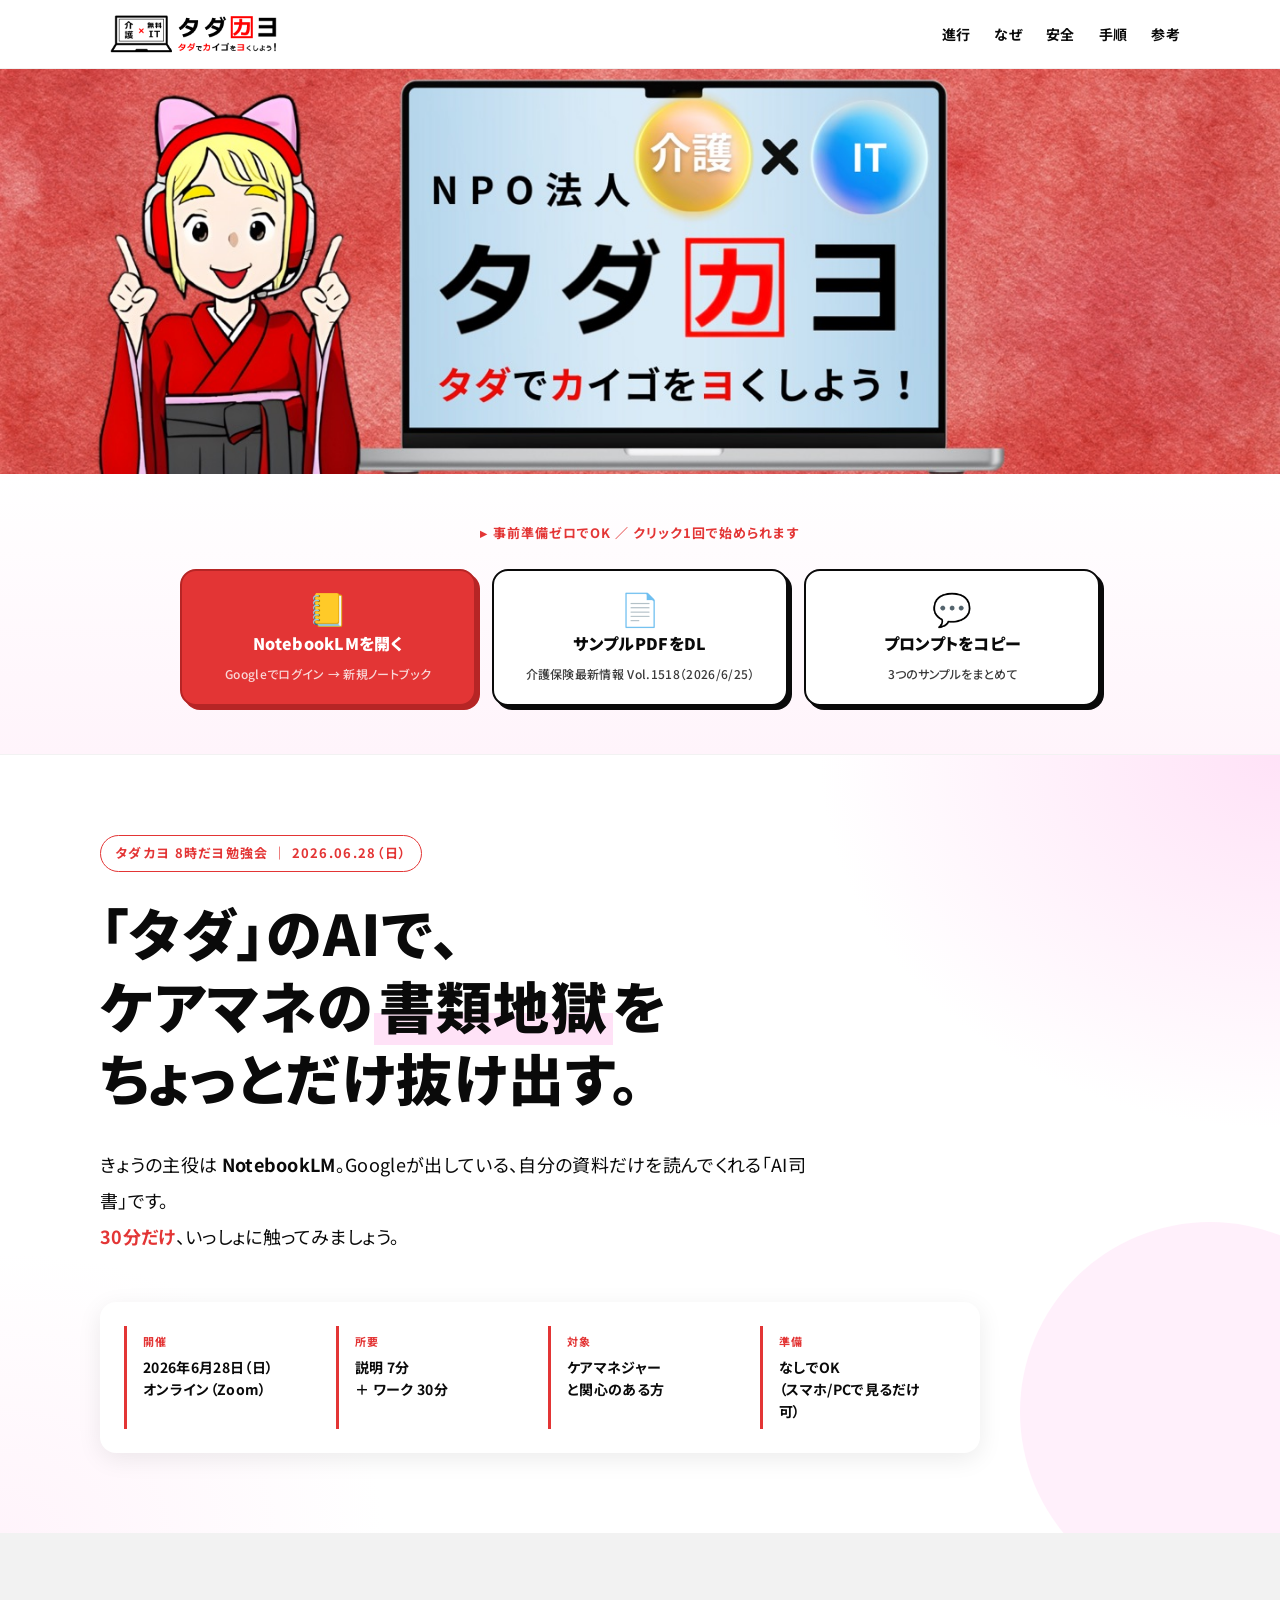
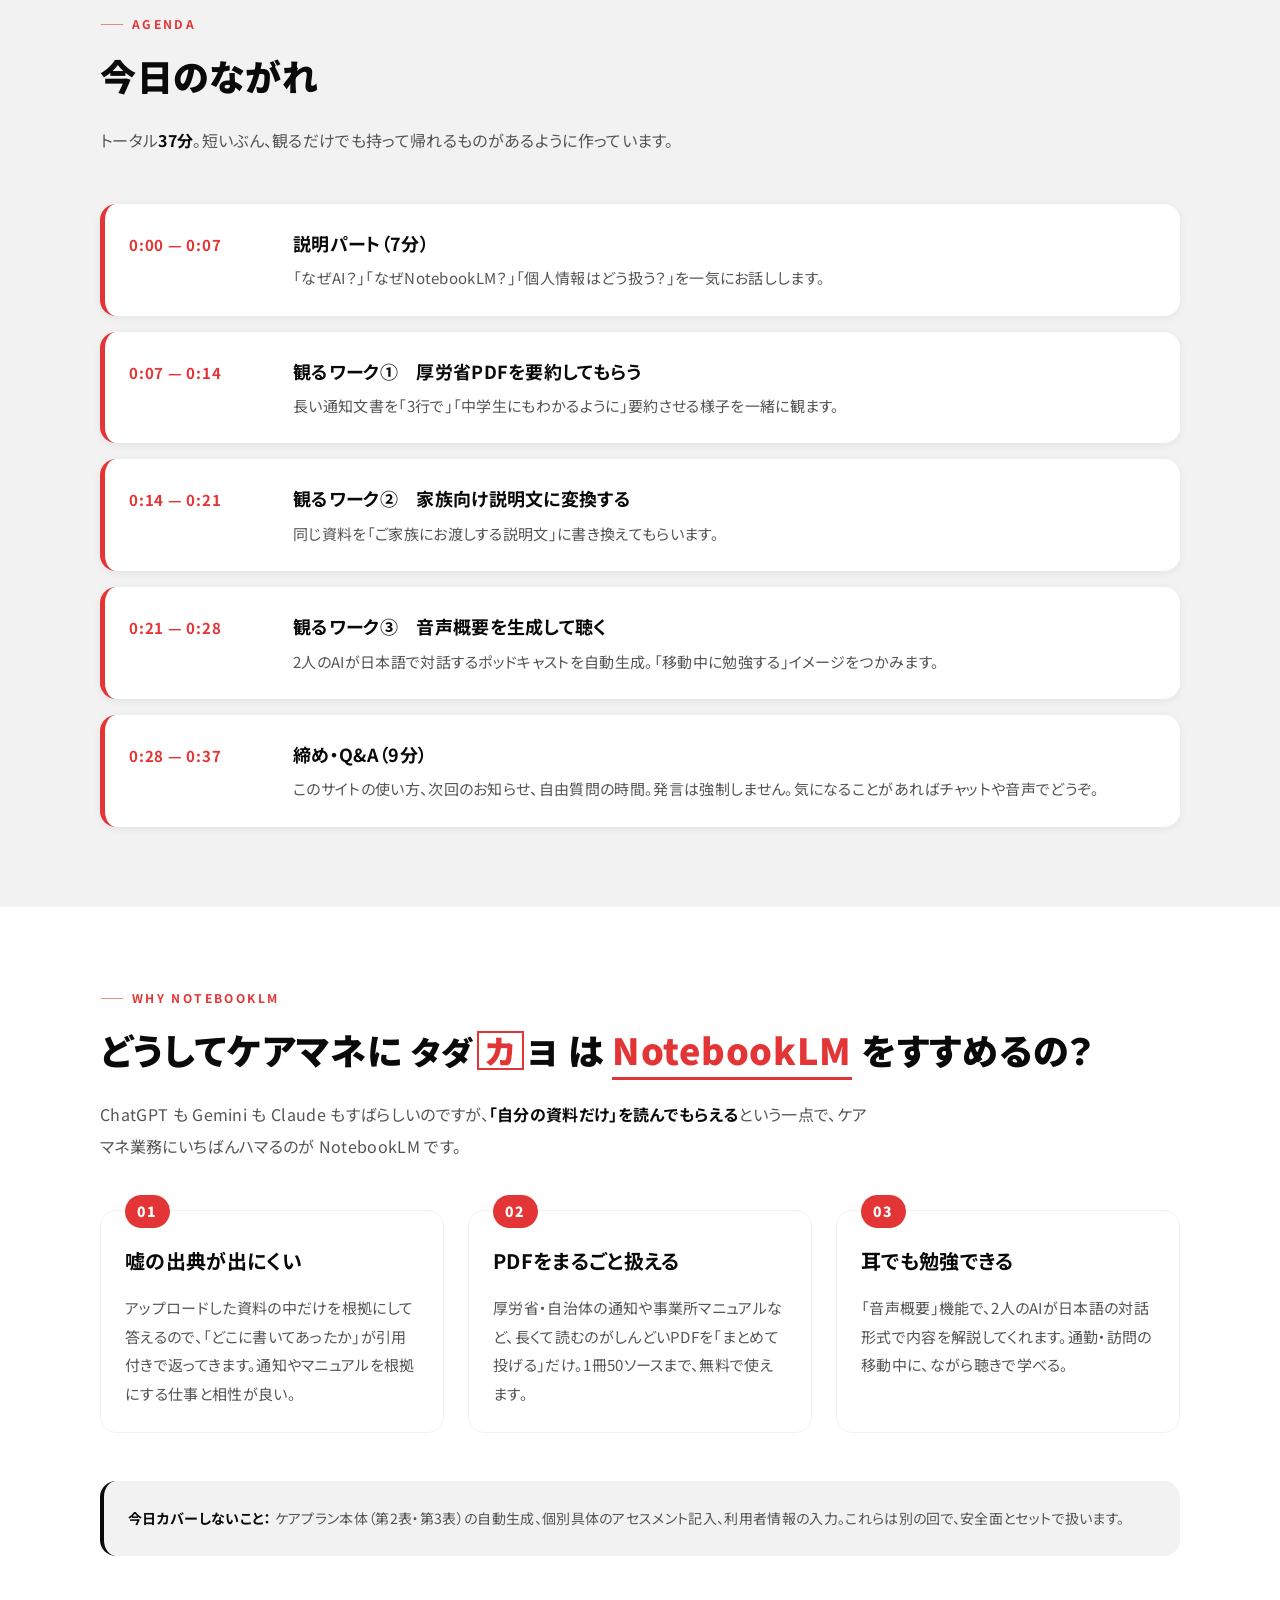
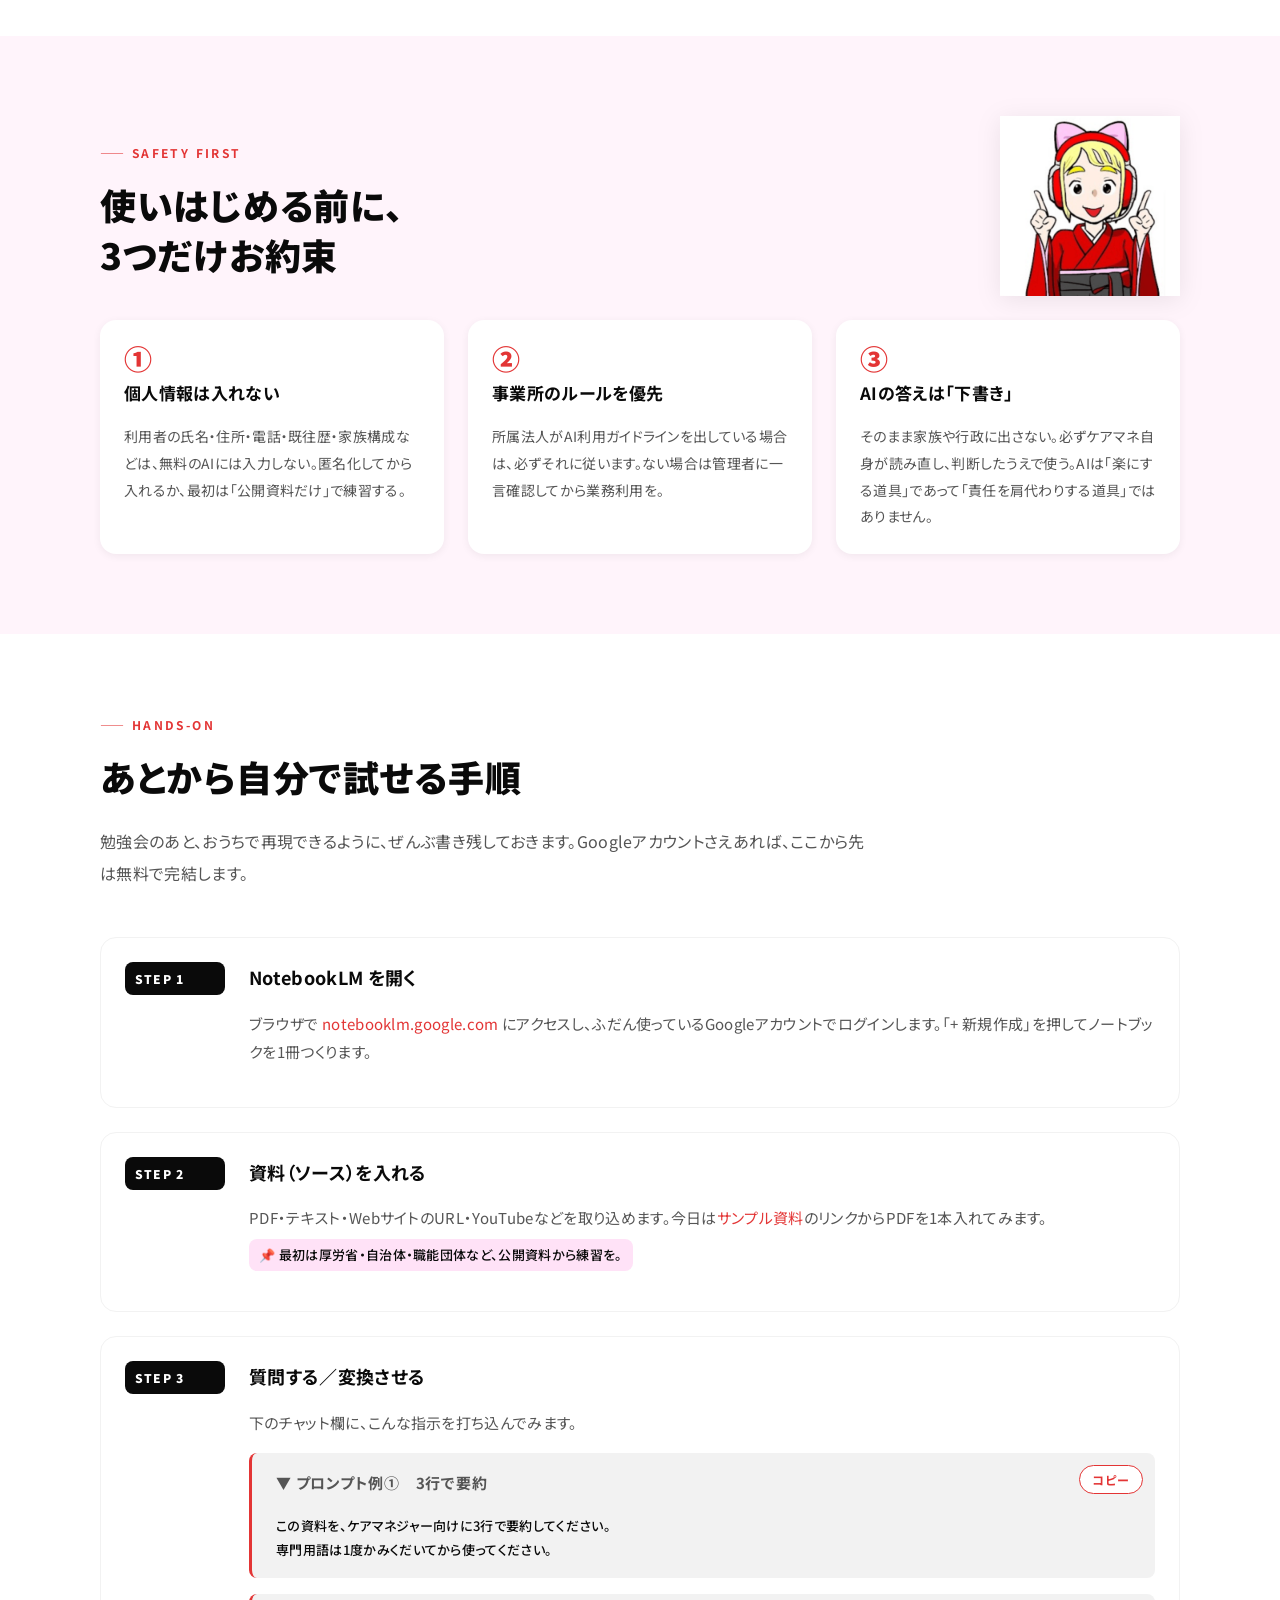
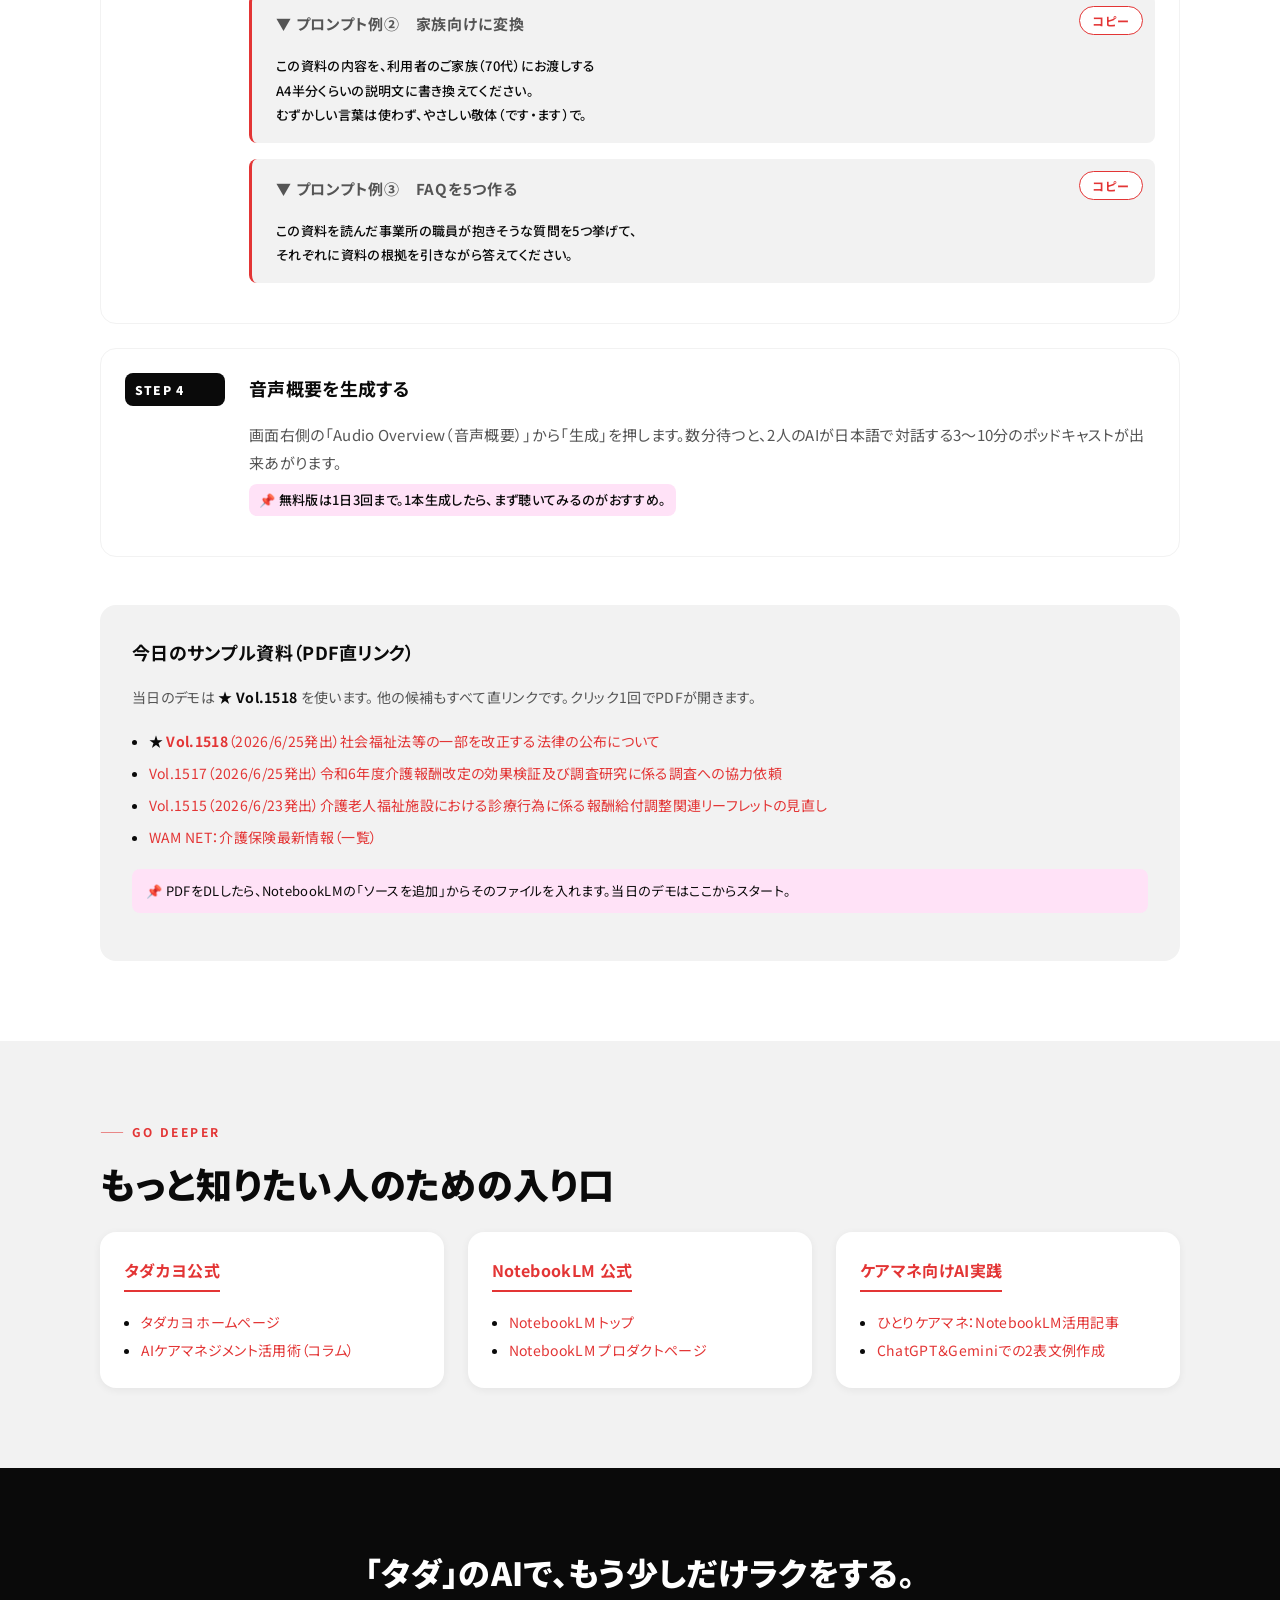
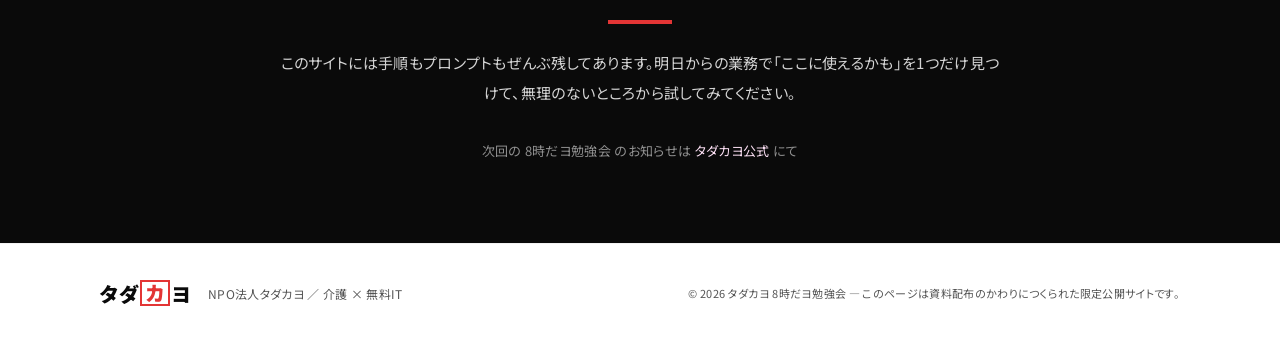
<file: index.html>
<!doctype html>
<html lang="ja">
<head>
<meta charset="utf-8">
<meta name="viewport" content="width=device-width,initial-scale=1">
<title>8時だヨ勉強会 ｜ NotebookLM はじめの一歩 ｜ タダカヨ</title>
<meta name="description" content="ケアマネジャー向け・無料AIで業務を楽にする勉強会。2026年6月28日。NotebookLMをはじめて触る人のための37分コンパクト講座。">
<meta name="theme-color" content="#e33535">
<link rel="icon" type="image/svg+xml" href="data:image/svg+xml,%3Csvg xmlns='http://www.w3.org/2000/svg' viewBox='0 0 64 64'%3E%3Crect width='64' height='64' fill='%23fff'/%3E%3Crect x='10' y='10' width='44' height='44' fill='none' stroke='%23e33535' stroke-width='5'/%3E%3Ctext x='32' y='44' font-family='sans-serif' font-size='34' font-weight='900' text-anchor='middle' fill='%23e33535'%3E%E3%82%AB%3C/text%3E%3C/svg%3E">
<link rel="preconnect" href="https://fonts.googleapis.com">
<link rel="preconnect" href="https://fonts.gstatic.com" crossorigin>
<link href="https://fonts.googleapis.com/css2?family=Noto+Sans+JP:wght@400;500;700;900&display=swap" rel="stylesheet">
<link rel="stylesheet" href="css/style.css">
<script defer src="js/ux.js"></script>
<script defer src="js/easter.js"></script>
</head>
<body>

<div class="scroll-progress" id="scroll-progress" aria-hidden="true"></div>

<header class="site-header">
  <div class="container header-inner">
    <a href="#top" class="brand-lockup" aria-label="NPO法人タダカヨ｜介護×無料IT｜タダでカイゴをヨくしよう！">
      <img src="images/logo-rect.png" alt="NPO法人タダカヨ" class="brand-logo-img" width="280" height="60">
    </a>
    <nav class="site-nav" aria-label="ページ内ナビ">
      <a href="#agenda">進行</a>
      <a href="#why">なぜ</a>
      <a href="#safety">安全</a>
      <a href="#handson">手順</a>
      <a href="#links">参考</a>
    </nav>
  </div>
</header>

<main id="top">

<div class="hero-banner-wrap">
  <img src="images/hero-banner.jpg" alt="NPO法人タダカヨ — 介護×無料IT — タダでカイゴをヨくしよう！" class="hero-banner-img" width="1440" height="456" fetchpriority="high">
</div>

<section class="open-kit" aria-label="即始められるリンク集">
  <div class="container">
    <p class="kit-eyebrow">事前準備ゼロでOK ／ クリック1回で始められます</p>
    <div class="kit-buttons">
      <a class="kit-btn kit-btn-primary" href="https://notebooklm.google.com/" target="_blank" rel="noopener">
        <span class="kit-btn-icon" aria-hidden="true">📒</span>
        <span class="kit-btn-label">NotebookLMを開く</span>
        <span class="kit-btn-sub">Googleでログイン → 新規ノートブック</span>
      </a>
      <a class="kit-btn" href="https://www.wam.go.jp/gyoseiShiryou-files/documents/2026/0626091806101/ksvol.1518.pdf" target="_blank" rel="noopener">
        <span class="kit-btn-icon" aria-hidden="true">📄</span>
        <span class="kit-btn-label">サンプルPDFをDL</span>
        <span class="kit-btn-sub">介護保険最新情報 Vol.1518（2026/6/25）</span>
      </a>
      <button class="kit-btn" type="button" id="open-prompts">
        <span class="kit-btn-icon" aria-hidden="true">💬</span>
        <span class="kit-btn-label">プロンプトをコピー</span>
        <span class="kit-btn-sub">3つのサンプルをまとめて</span>
      </button>
    </div>
  </div>
</section>

<section class="hero">
  <div class="container hero-inner">
    <p class="hero-eyebrow">タダカヨ 8時だヨ勉強会 ｜ 2026.06.28（日）</p>
    <h1 class="hero-title">
      <span class="hero-line1">「タダ」のAIで、</span>
      <span class="hero-line2">ケアマネの<span class="hero-mark">書類地獄</span>を</span>
      <span class="hero-line3">ちょっとだけ抜け出す。</span>
    </h1>
    <p class="hero-sub">
      きょうの主役は <strong>NotebookLM</strong>。Googleが出している、自分の資料だけを読んでくれる「AI司書」です。<br>
      <span class="hero-sub-strong">30分だけ</span>、いっしょに触ってみましょう。
    </p>
    <div class="hero-meta">
      <div class="hero-meta-item">
        <span class="hero-meta-label">開催</span>
        <span class="hero-meta-value">2026年6月28日（日）<br>オンライン（Zoom）</span>
      </div>
      <div class="hero-meta-item">
        <span class="hero-meta-label">所要</span>
        <span class="hero-meta-value">説明 7分<br>＋ ワーク 30分</span>
      </div>
      <div class="hero-meta-item">
        <span class="hero-meta-label">対象</span>
        <span class="hero-meta-value">ケアマネジャー<br>と関心のある方</span>
      </div>
      <div class="hero-meta-item">
        <span class="hero-meta-label">準備</span>
        <span class="hero-meta-value">なしでOK<br>（スマホ/PCで見るだけ可）</span>
      </div>
    </div>
  </div>
</section>

<section id="agenda" class="section section-light">
  <div class="container">
    <p class="section-eyebrow">AGENDA</p>
    <h2 class="section-title">今日のながれ</h2>
    <p class="section-lead">トータル<strong>37分</strong>。短いぶん、観るだけでも持って帰れるものがあるように作っています。</p>

    <ol class="agenda-list">
      <li class="agenda-item">
        <span class="agenda-time">0:00 — 0:07</span>
        <div class="agenda-body">
          <h3 class="agenda-head">説明パート（7分）</h3>
          <p>「なぜAI？」「なぜNotebookLM？」「個人情報はどう扱う？」を一気にお話しします。</p>
        </div>
      </li>
      <li class="agenda-item">
        <span class="agenda-time">0:07 — 0:14</span>
        <div class="agenda-body">
          <h3 class="agenda-head">観るワーク①　厚労省PDFを要約してもらう</h3>
          <p>長い通知文書を「3行で」「中学生にもわかるように」要約させる様子を一緒に観ます。</p>
        </div>
      </li>
      <li class="agenda-item">
        <span class="agenda-time">0:14 — 0:21</span>
        <div class="agenda-body">
          <h3 class="agenda-head">観るワーク②　家族向け説明文に変換する</h3>
          <p>同じ資料を「ご家族にお渡しする説明文」に書き換えてもらいます。</p>
        </div>
      </li>
      <li class="agenda-item">
        <span class="agenda-time">0:21 — 0:28</span>
        <div class="agenda-body">
          <h3 class="agenda-head">観るワーク③　音声概要を生成して聴く</h3>
          <p>2人のAIが日本語で対話するポッドキャストを自動生成。「移動中に勉強する」イメージをつかみます。</p>
        </div>
      </li>
      <li class="agenda-item">
        <span class="agenda-time">0:28 — 0:37</span>
        <div class="agenda-body">
          <h3 class="agenda-head">締め・Q&A（9分）</h3>
          <p>このサイトの使い方、次回のお知らせ、自由質問の時間。発言は強制しません。気になることがあればチャットや音声でどうぞ。</p>
        </div>
      </li>
    </ol>
  </div>
</section>

<section id="why" class="section">
  <div class="container">
    <p class="section-eyebrow">WHY NOTEBOOKLM</p>
    <h2 class="section-title">どうしてケアマネに <span class="brand-logo brand-inline">タダ<span class="ka">カ</span>ヨ</span> は <em>NotebookLM</em> をすすめるの？</h2>
    <p class="section-lead">
      ChatGPT も Gemini も Claude もすばらしいのですが、<strong>「自分の資料だけ」を読んでもらえる</strong>という一点で、ケアマネ業務にいちばんハマるのが NotebookLM です。
    </p>

    <div class="card-grid">
      <article class="card">
        <span class="card-num">01</span>
        <h3 class="card-title">嘘の出典が出にくい</h3>
        <p>アップロードした資料の中だけを根拠にして答えるので、「どこに書いてあったか」が引用付きで返ってきます。通知やマニュアルを根拠にする仕事と相性が良い。</p>
      </article>
      <article class="card">
        <span class="card-num">02</span>
        <h3 class="card-title">PDFをまるごと扱える</h3>
        <p>厚労省・自治体の通知や事業所マニュアルなど、長くて読むのがしんどいPDFを「まとめて投げる」だけ。1冊50ソースまで、無料で使えます。</p>
      </article>
      <article class="card">
        <span class="card-num">03</span>
        <h3 class="card-title">耳でも勉強できる</h3>
        <p>「音声概要」機能で、2人のAIが日本語の対話形式で内容を解説してくれます。通勤・訪問の移動中に、ながら聴きで学べる。</p>
      </article>
    </div>

    <div class="note-box">
      <p><strong>今日カバーしないこと：</strong> ケアプラン本体（第2表・第3表）の自動生成、個別具体のアセスメント記入、利用者情報の入力。これらは別の回で、安全面とセットで扱います。</p>
    </div>
  </div>
</section>

<section id="safety" class="section section-pink">
  <div class="container">
    <div class="safety-head">
      <div class="safety-head-text">
        <p class="section-eyebrow">SAFETY FIRST</p>
        <h2 class="section-title">使いはじめる前に、<br>3つだけお約束</h2>
      </div>
      <img src="images/mascot.png" alt="" class="safety-mascot" id="easter-ka" width="360" height="360" loading="lazy">
    </div>

    <div class="safety-grid">
      <div class="safety-item">
        <span class="safety-no">①</span>
        <h3>個人情報は入れない</h3>
        <p>利用者の氏名・住所・電話・既往歴・家族構成などは、無料のAIには入力しない。匿名化してから入れるか、最初は「公開資料だけ」で練習する。</p>
      </div>
      <div class="safety-item">
        <span class="safety-no">②</span>
        <h3>事業所のルールを優先</h3>
        <p>所属法人がAI利用ガイドラインを出している場合は、必ずそれに従います。ない場合は管理者に一言確認してから業務利用を。</p>
      </div>
      <div class="safety-item">
        <span class="safety-no">③</span>
        <h3>AIの答えは「下書き」</h3>
        <p>そのまま家族や行政に出さない。必ずケアマネ自身が読み直し、判断したうえで使う。AIは「楽にする道具」であって「責任を肩代わりする道具」ではありません。</p>
      </div>
    </div>
  </div>
</section>

<section id="handson" class="section">
  <div class="container">
    <p class="section-eyebrow">HANDS-ON</p>
    <h2 class="section-title">あとから自分で試せる手順</h2>
    <p class="section-lead">勉強会のあと、おうちで再現できるように、ぜんぶ書き残しておきます。Googleアカウントさえあれば、ここから先は無料で完結します。</p>

    <ol class="step-list">
      <li class="step">
        <span class="step-num">STEP 1</span>
        <div class="step-body">
          <h3 class="step-title">NotebookLM を開く</h3>
          <p>ブラウザで <a href="https://notebooklm.google.com/" target="_blank" rel="noopener">notebooklm.google.com</a> にアクセスし、ふだん使っているGoogleアカウントでログインします。「+ 新規作成」を押してノートブックを1冊つくります。</p>
        </div>
      </li>
      <li class="step">
        <span class="step-num">STEP 2</span>
        <div class="step-body">
          <h3 class="step-title">資料（ソース）を入れる</h3>
          <p>PDF・テキスト・WebサイトのURL・YouTubeなどを取り込めます。今日は<a href="#sample-source">サンプル資料</a>のリンクからPDFを1本入れてみます。<br><span class="step-tip">📌 最初は厚労省・自治体・職能団体など、公開資料から練習を。</span></p>
        </div>
      </li>
      <li class="step">
        <span class="step-num">STEP 3</span>
        <div class="step-body">
          <h3 class="step-title">質問する／変換させる</h3>
          <p>下のチャット欄に、こんな指示を打ち込んでみます。</p>
          <div class="prompt-card">
            <p class="prompt-label">▼ プロンプト例①　3行で要約</p>
            <button class="copy-btn" type="button" data-copy-target="p1">コピー</button>
            <pre class="prompt-code" id="p1">この資料を、ケアマネジャー向けに3行で要約してください。
専門用語は1度かみくだいてから使ってください。</pre>
          </div>
          <div class="prompt-card">
            <p class="prompt-label">▼ プロンプト例②　家族向けに変換</p>
            <button class="copy-btn" type="button" data-copy-target="p2">コピー</button>
            <pre class="prompt-code" id="p2">この資料の内容を、利用者のご家族（70代）にお渡しする
A4半分くらいの説明文に書き換えてください。
むずかしい言葉は使わず、やさしい敬体（です・ます）で。</pre>
          </div>
          <div class="prompt-card">
            <p class="prompt-label">▼ プロンプト例③　FAQを5つ作る</p>
            <button class="copy-btn" type="button" data-copy-target="p3">コピー</button>
            <pre class="prompt-code" id="p3">この資料を読んだ事業所の職員が抱きそうな質問を5つ挙げて、
それぞれに資料の根拠を引きながら答えてください。</pre>
          </div>
        </div>
      </li>
      <li class="step">
        <span class="step-num">STEP 4</span>
        <div class="step-body">
          <h3 class="step-title">音声概要を生成する</h3>
          <p>画面右側の「Audio Overview（音声概要）」から「生成」を押します。数分待つと、2人のAIが日本語で対話する3〜10分のポッドキャストが出来あがります。<br><span class="step-tip">📌 無料版は1日3回まで。1本生成したら、まず聴いてみるのがおすすめ。</span></p>
        </div>
      </li>
    </ol>

    <div id="sample-source" class="sample-source">
      <h3>今日のサンプル資料（PDF直リンク）</h3>
      <p>当日のデモは <strong>★ Vol.1518</strong> を使います。 他の候補もすべて直リンクです。クリック1回でPDFが開きます。</p>
      <ul class="link-list">
        <li>★ <a href="https://www.wam.go.jp/gyoseiShiryou-files/documents/2026/0626091806101/ksvol.1518.pdf" target="_blank" rel="noopener"><strong>Vol.1518</strong>（2026/6/25発出）社会福祉法等の一部を改正する法律の公布について</a></li>
        <li><a href="https://www.wam.go.jp/gyoseiShiryou-files/documents/2026/0626091329375/ksvol.1517.pdf" target="_blank" rel="noopener">Vol.1517（2026/6/25発出）令和6年度介護報酬改定の効果検証及び調査研究に係る調査への協力依頼</a></li>
        <li><a href="https://www.wam.go.jp/gyoseiShiryou-files/documents/2026/0624094432779/ksvol.1515.pdf" target="_blank" rel="noopener">Vol.1515（2026/6/23発出）介護老人福祉施設における診療行為に係る報酬給付調整関連リーフレットの見直し</a></li>
        <li><a href="https://www.wam.go.jp/gyoseiShiryou/detail-list?bun=020060090" target="_blank" rel="noopener">WAM NET：介護保険最新情報（一覧）</a></li>
      </ul>
      <p class="sample-tip">📌 PDFをDLしたら、NotebookLMの「ソースを追加」からそのファイルを入れます。当日のデモはここからスタート。</p>
    </div>
  </div>
</section>

<section id="links" class="section section-light">
  <div class="container">
    <p class="section-eyebrow">GO DEEPER</p>
    <h2 class="section-title">もっと知りたい人のための入り口</h2>

    <div class="link-grid">
      <article class="link-card">
        <h3>タダカヨ公式</h3>
        <ul>
          <li><a href="https://tadakayo.jp/" target="_blank" rel="noopener">タダカヨ ホームページ</a></li>
          <li><a href="https://tadakayo.jp/column-aicare-plan/" target="_blank" rel="noopener">AIケアマネジメント活用術（コラム）</a></li>
        </ul>
      </article>
      <article class="link-card">
        <h3>NotebookLM 公式</h3>
        <ul>
          <li><a href="https://notebooklm.google.com/" target="_blank" rel="noopener">NotebookLM トップ</a></li>
          <li><a href="https://notebooklm.google/" target="_blank" rel="noopener">NotebookLM プロダクトページ</a></li>
        </ul>
      </article>
      <article class="link-card">
        <h3>ケアマネ向けAI実践</h3>
        <ul>
          <li><a href="https://hitori-cm.com/notebooklm/" target="_blank" rel="noopener">ひとりケアマネ：NotebookLM活用記事</a></li>
          <li><a href="https://hitori-cm.com/ai/" target="_blank" rel="noopener">ChatGPT＆Geminiでの2表文例作成</a></li>
        </ul>
      </article>
    </div>
  </div>
</section>

<section class="cta">
  <div class="container cta-inner">
    <h2 class="cta-title">「タダ」のAIで、もう少しだけラクをする。</h2>
    <p class="cta-text">このサイトには手順もプロンプトもぜんぶ残してあります。明日からの業務で「ここに使えるかも」を1つだけ見つけて、無理のないところから試してみてください。</p>
    <p class="cta-meta">次回の 8時だヨ勉強会 のお知らせは <a href="https://tadakayo.jp/" target="_blank" rel="noopener">タダカヨ公式</a> にて</p>
  </div>
</section>

</main>

<div class="prompt-modal" id="prompt-modal" hidden role="dialog" aria-labelledby="prompt-modal-title" aria-modal="true">
  <div class="prompt-modal-overlay" data-modal-close></div>
  <div class="prompt-modal-content">
    <button class="prompt-modal-close" type="button" data-modal-close aria-label="閉じる">×</button>
    <h3 class="prompt-modal-title" id="prompt-modal-title">そのまま使えるサンプルプロンプト</h3>
    <p class="prompt-modal-sub">「コピー」を押して NotebookLM のチャット欄に貼り付けてください。</p>

    <div class="prompt-modal-item">
      <p class="prompt-modal-label">① 3行で要約</p>
      <pre class="prompt-modal-text" id="m1">この資料を、ケアマネジャー向けに3行で要約してください。
専門用語は1度かみくだいてから使ってください。</pre>
      <button class="copy-btn" type="button" data-copy-target="m1" style="position:static;">コピー</button>
    </div>

    <div class="prompt-modal-item">
      <p class="prompt-modal-label">② 家族向けに変換</p>
      <pre class="prompt-modal-text" id="m2">この資料の内容を、利用者のご家族（70代）にお渡しする
A4半分くらいの説明文に書き換えてください。
むずかしい言葉は使わず、やさしい敬体（です・ます）で。</pre>
      <button class="copy-btn" type="button" data-copy-target="m2" style="position:static;">コピー</button>
    </div>

    <div class="prompt-modal-item">
      <p class="prompt-modal-label">③ FAQを5つ作る</p>
      <pre class="prompt-modal-text" id="m3">この資料を読んだ事業所の職員が抱きそうな質問を5つ挙げて、
それぞれに資料の根拠を引きながら答えてください。</pre>
      <button class="copy-btn" type="button" data-copy-target="m3" style="position:static;">コピー</button>
    </div>
  </div>
</div>

<footer class="site-footer">
  <div class="container footer-inner">
    <div class="footer-brand">
      <span class="brand-logo footer-logo">タダ<span class="ka">カ</span>ヨ</span>
      <p>NPO法人タダカヨ ／ 介護 × 無料IT</p>
    </div>
    <p class="footer-meta">© 2026 タダカヨ 8時だヨ勉強会 — このページは資料配布のかわりにつくられた限定公開サイトです。</p>
  </div>
</footer>

</body>
</html>
</file>
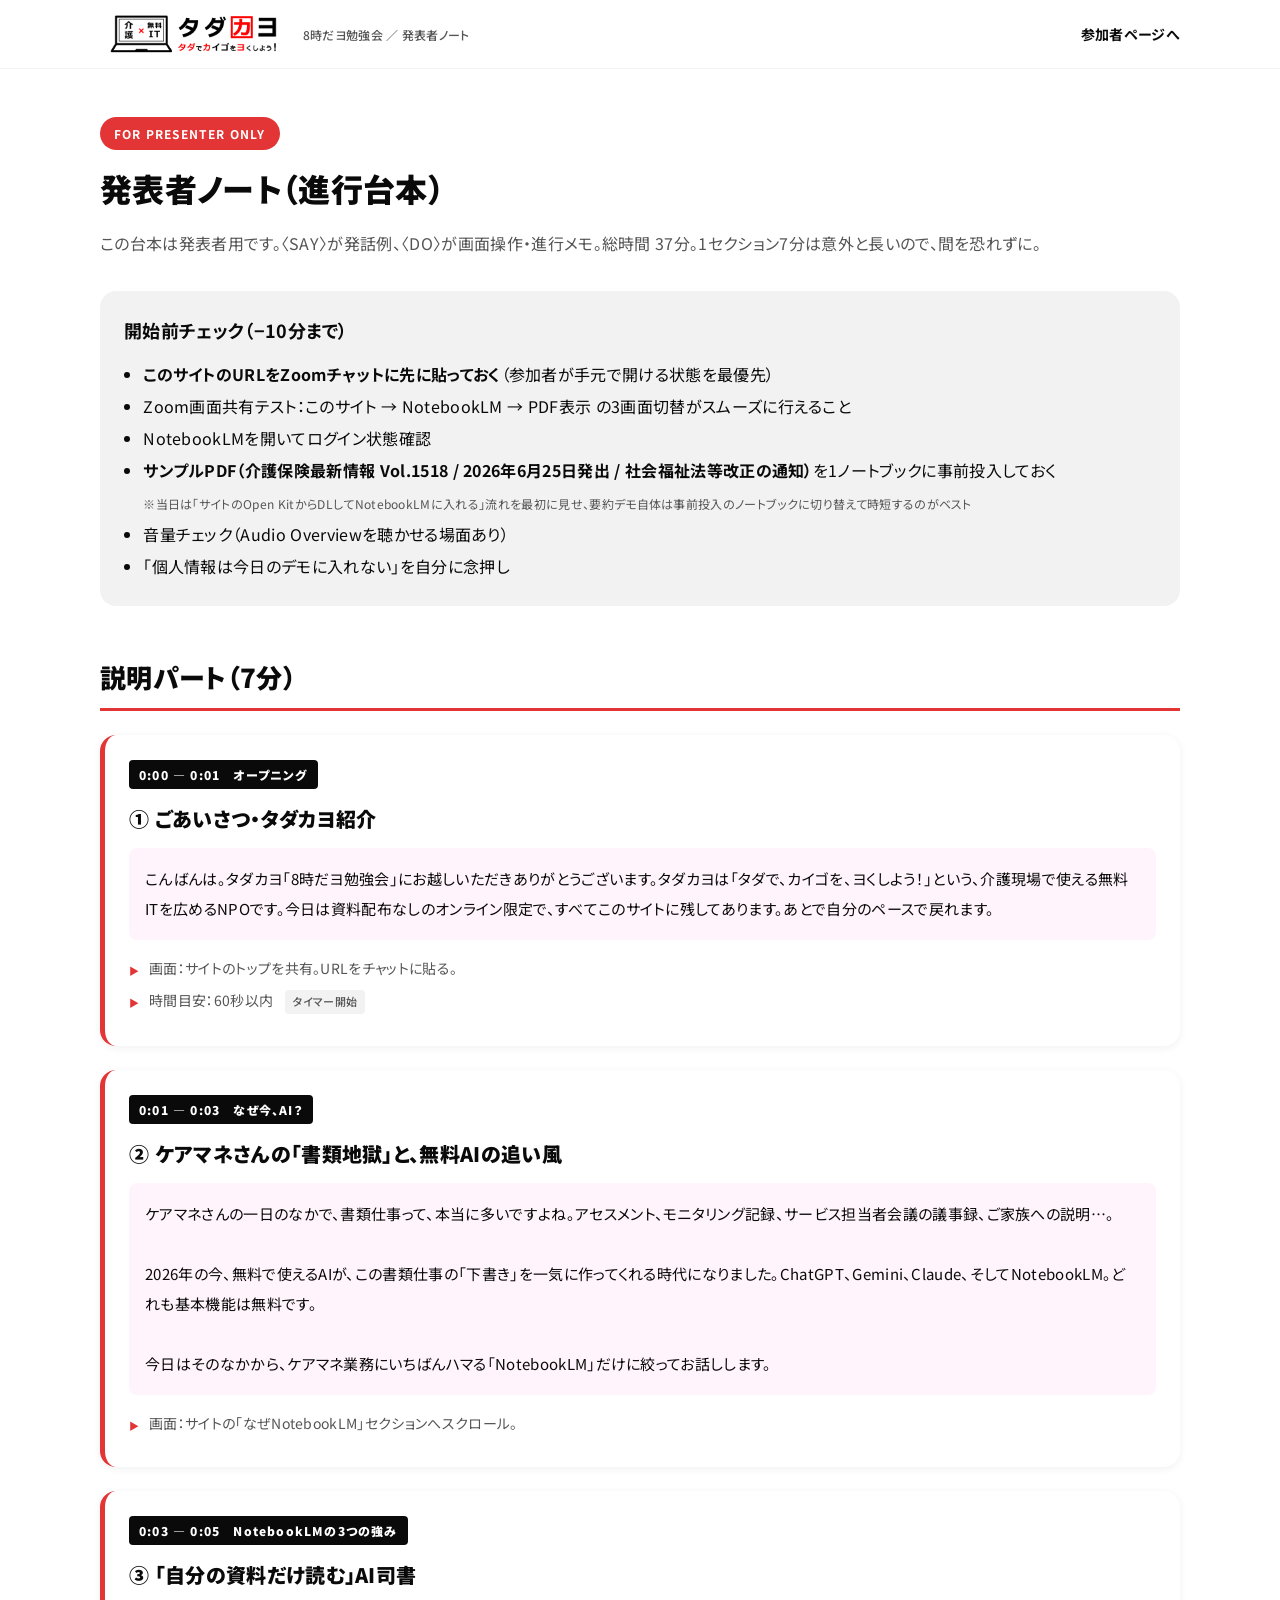
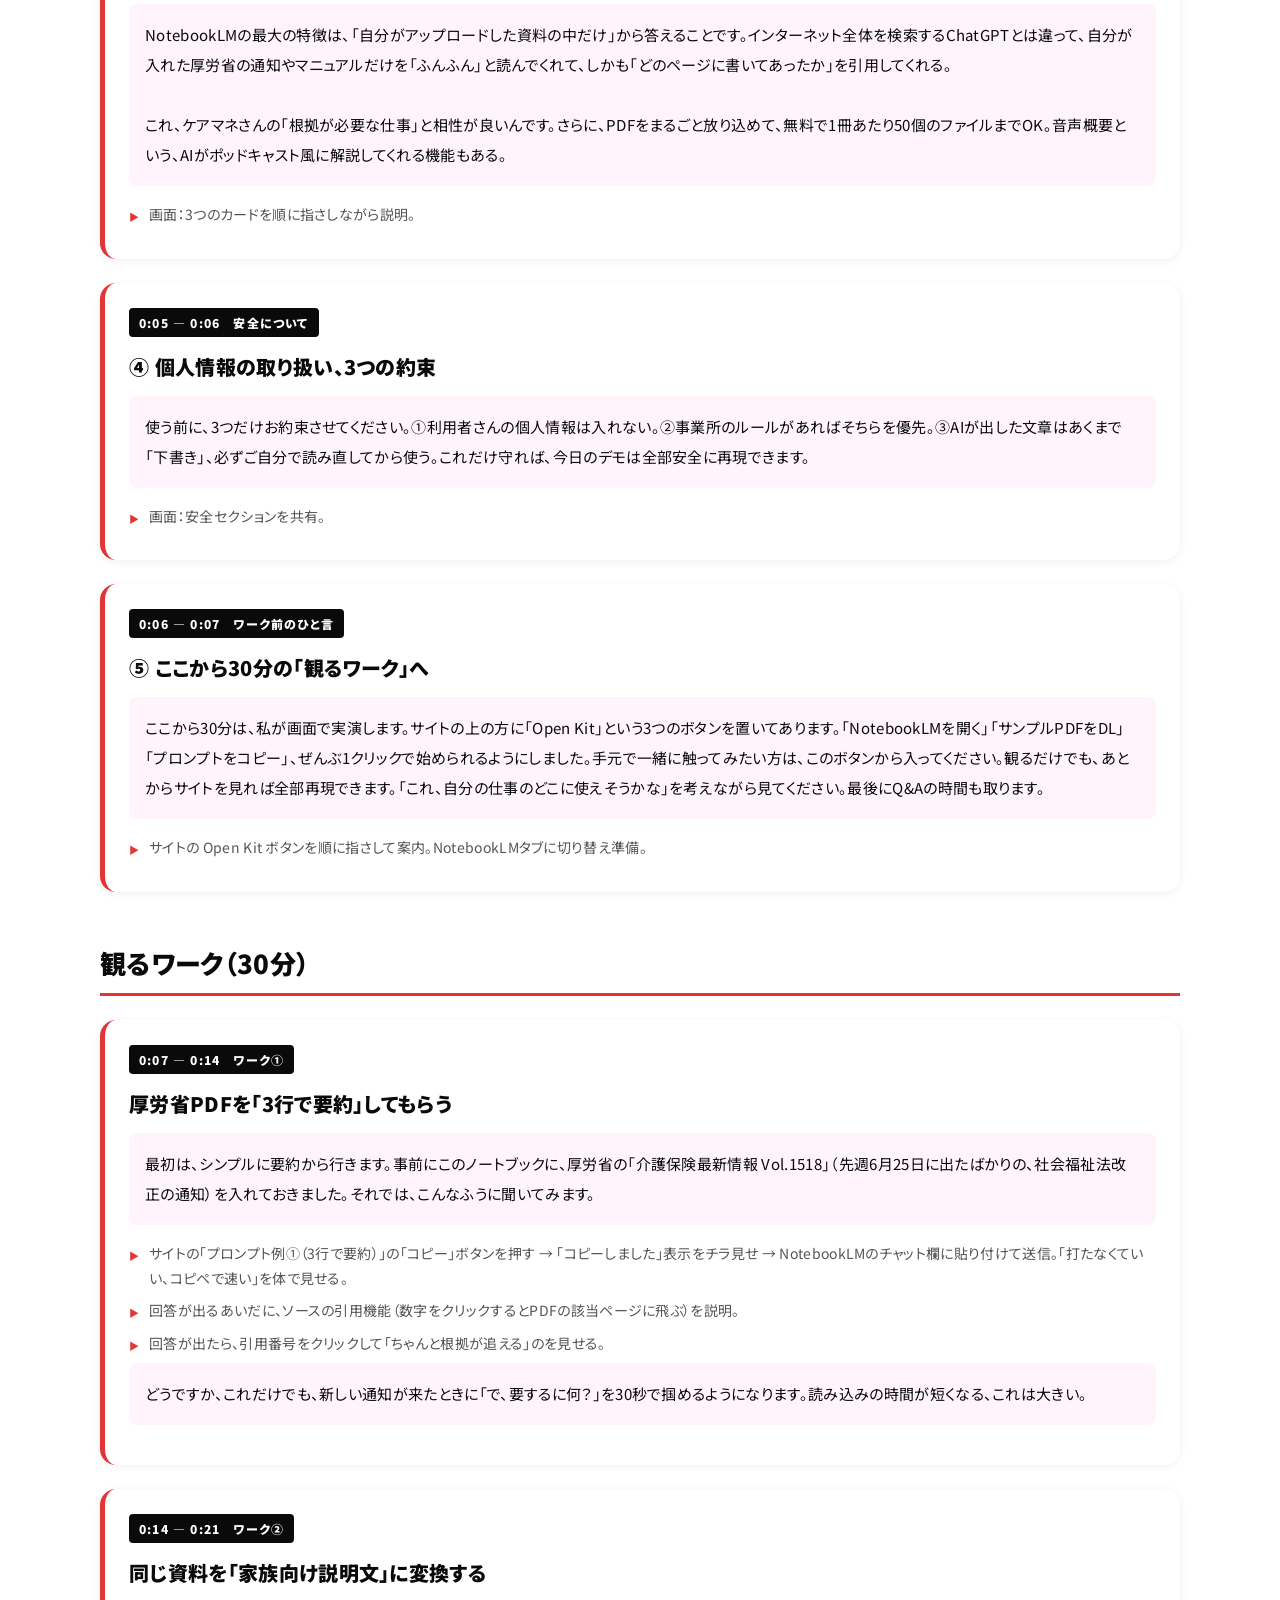
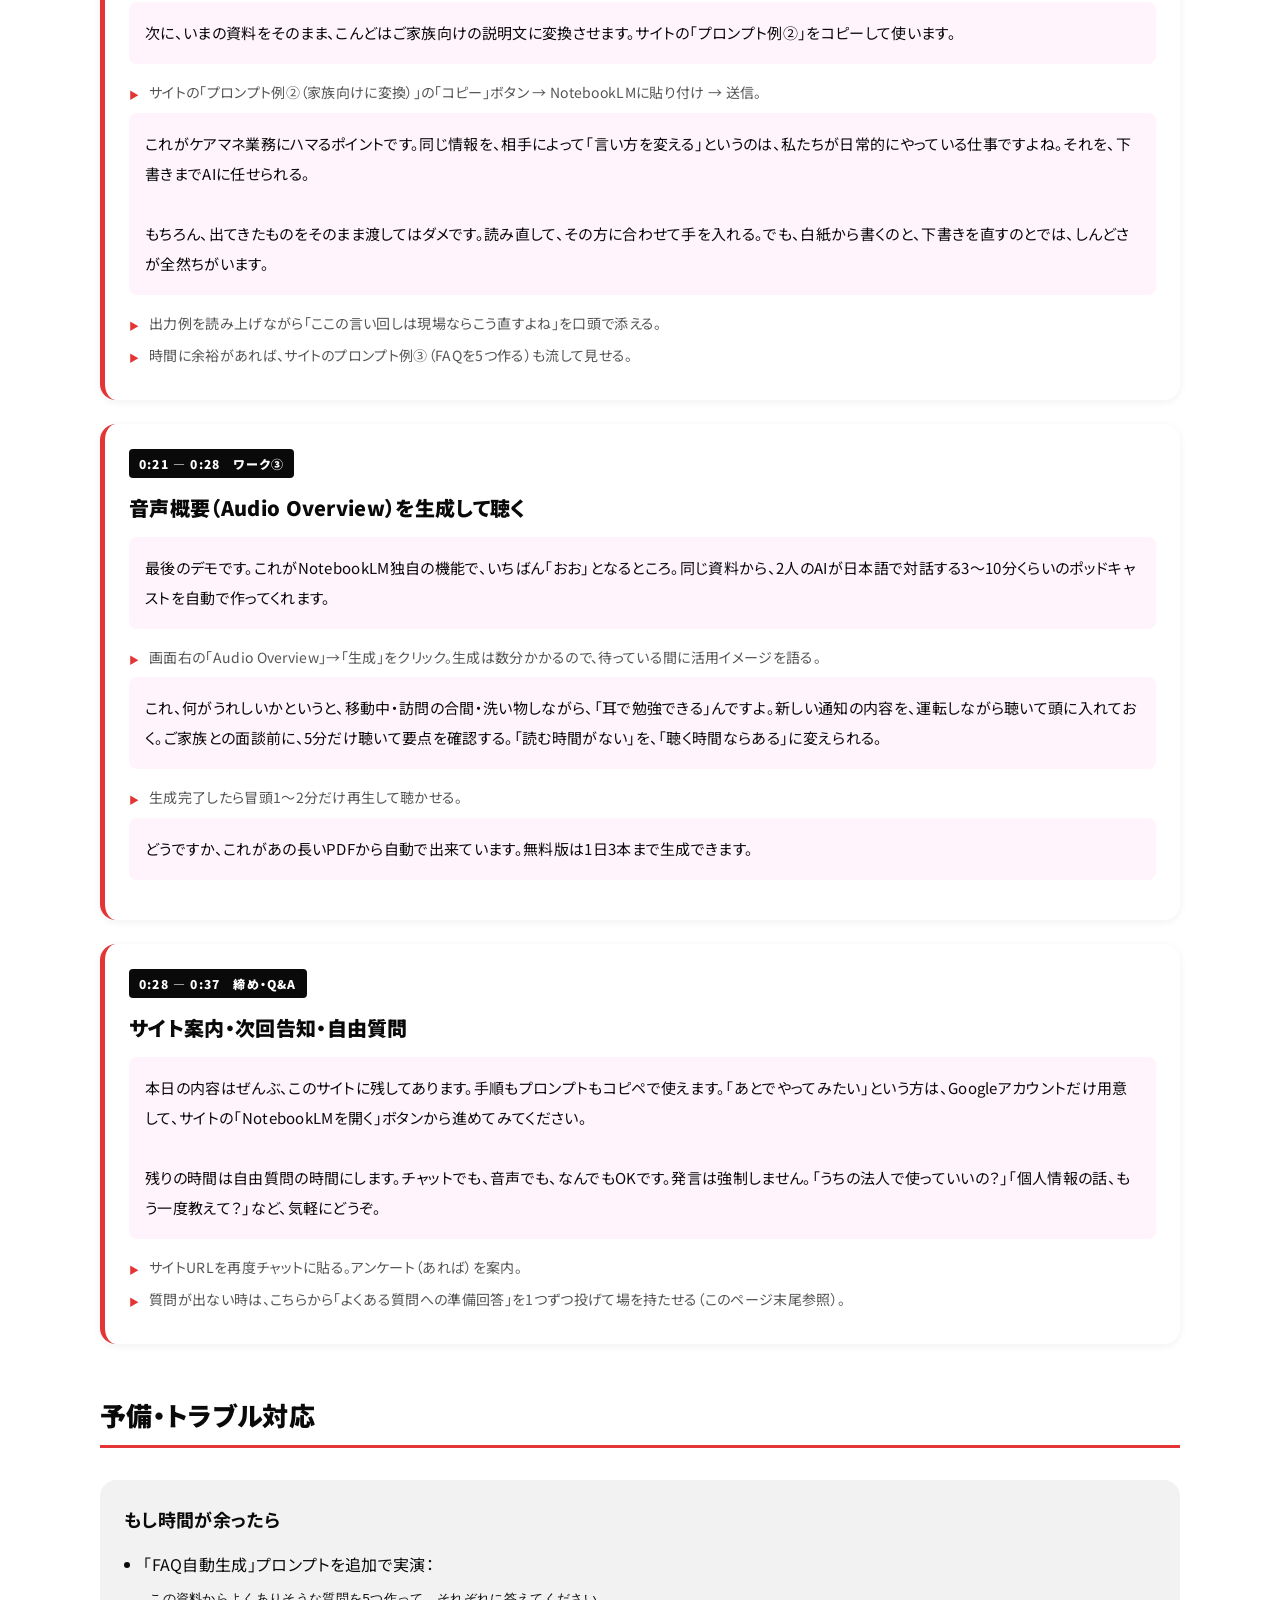
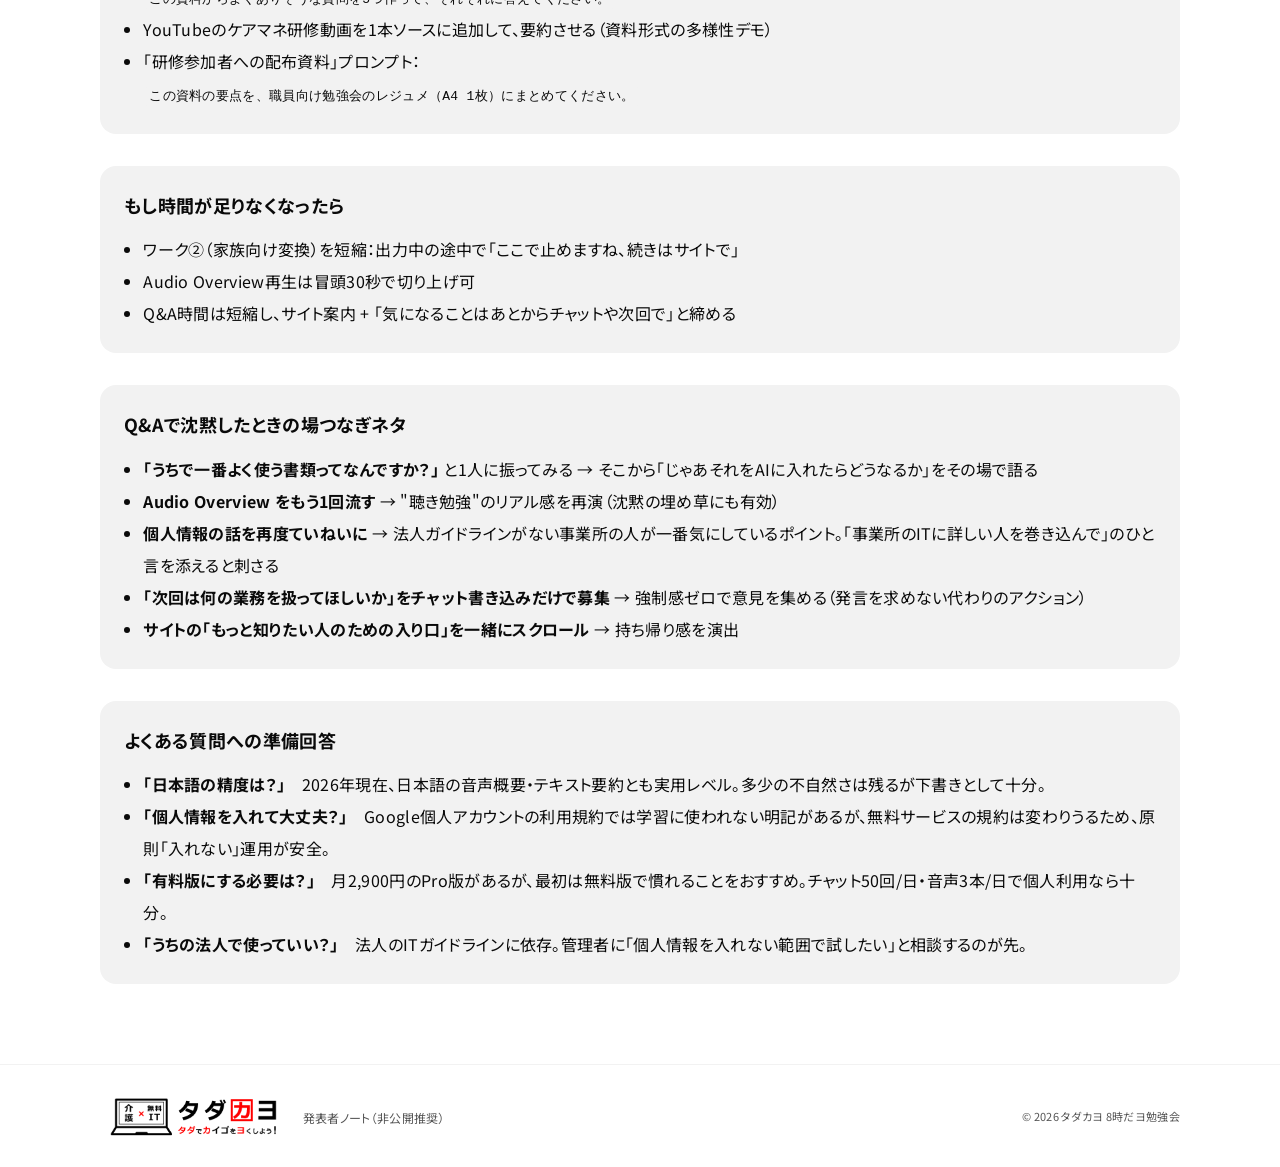
<file: notes.html>
<!doctype html>
<html lang="ja">
<head>
<meta charset="utf-8">
<meta name="viewport" content="width=device-width,initial-scale=1">
<title>発表者ノート ｜ 8時だヨ勉強会</title>
<meta name="description" content="発表者用の進行台本（タダカヨ 8時だヨ勉強会）">
<meta name="robots" content="noindex">
<link rel="icon" type="image/svg+xml" href="data:image/svg+xml,%3Csvg xmlns='http://www.w3.org/2000/svg' viewBox='0 0 64 64'%3E%3Crect width='64' height='64' fill='%23fff'/%3E%3Crect x='10' y='10' width='44' height='44' fill='none' stroke='%23e33535' stroke-width='5'/%3E%3Ctext x='32' y='44' font-family='sans-serif' font-size='34' font-weight='900' text-anchor='middle' fill='%23e33535'%3E%E3%82%AB%3C/text%3E%3C/svg%3E">
<link rel="preconnect" href="https://fonts.googleapis.com">
<link rel="preconnect" href="https://fonts.gstatic.com" crossorigin>
<link href="https://fonts.googleapis.com/css2?family=Noto+Sans+JP:wght@400;500;700;900&display=swap" rel="stylesheet">
<link rel="stylesheet" href="css/style.css">
<style>
.notes-wrap { padding: 48px 0; }
.notes-banner {
  background: var(--c-red);
  color: var(--c-white);
  padding: 6px 14px;
  border-radius: 999px;
  display: inline-block;
  font-size: 12px;
  font-weight: 700;
  letter-spacing: 0.1em;
  margin-bottom: 16px;
}
.script-block {
  background: var(--c-white);
  border-radius: var(--radius-md);
  padding: 24px;
  margin: 24px 0;
  box-shadow: var(--shadow-sm);
  border-left: 5px solid var(--c-red);
}
.script-time {
  display: inline-block;
  background: var(--c-black);
  color: var(--c-white);
  font-weight: 900;
  font-size: 12px;
  padding: 4px 10px;
  border-radius: 4px;
  letter-spacing: 0.1em;
  margin-bottom: 12px;
}
.script-block h3 {
  margin: 0 0 12px;
  font-size: 20px;
  font-weight: 900;
}
.script-block p.say {
  font-size: 15px;
  line-height: 2;
  margin: 0 0 16px;
  padding: 16px;
  background: var(--c-pink-soft);
  border-radius: 8px;
}
.script-block p.do {
  font-size: 14px;
  color: var(--c-gray-text);
  margin: 0 0 8px;
  padding-left: 20px;
  position: relative;
}
.script-block p.do::before {
  content: "▶";
  position: absolute;
  left: 0;
  color: var(--c-red);
  font-size: 10px;
  top: 6px;
}
.script-block .timer {
  display: inline-block;
  font-size: 11px;
  background: var(--c-gray);
  color: var(--c-gray-text);
  padding: 2px 8px;
  border-radius: 4px;
  margin-left: 8px;
  font-weight: 500;
}
.checklist {
  background: var(--c-gray);
  border-radius: var(--radius-md);
  padding: 24px;
  margin: 32px 0;
}
.checklist h3 { margin: 0 0 12px; font-size: 18px; font-weight: 700; }
.checklist ul { margin: 0; padding-left: 1.2em; line-height: 2; }
</style>
</head>
<body>

<header class="site-header">
  <div class="container header-inner">
    <a href="index.html" class="brand-lockup" aria-label="トップへ戻る">
      <img src="images/logo-rect.png" alt="NPO法人タダカヨ" class="brand-logo-img" width="280" height="60">
      <span class="brand-tagline">8時だヨ勉強会 ／ 発表者ノート</span>
    </a>
    <nav class="site-nav"><a href="index.html">参加者ページへ</a></nav>
  </div>
</header>

<main class="notes-wrap">
  <div class="container">
    <span class="notes-banner">FOR PRESENTER ONLY</span>
    <h1 style="font-size:32px;font-weight:900;line-height:1.4;margin:0 0 16px;">発表者ノート（進行台本）</h1>
    <p style="color:var(--c-gray-text);line-height:2;margin:0 0 24px;">この台本は発表者用です。〈SAY〉が発話例、〈DO〉が画面操作・進行メモ。総時間 37分。1セクション7分は意外と長いので、間を恐れずに。</p>

    <div class="checklist">
      <h3>開始前チェック（−10分まで）</h3>
      <ul>
        <li><strong>このサイトのURLをZoomチャットに先に貼っておく</strong>（参加者が手元で開ける状態を最優先）</li>
        <li>Zoom画面共有テスト：このサイト → NotebookLM → PDF表示 の3画面切替がスムーズに行えること</li>
        <li>NotebookLMを開いてログイン状態確認</li>
        <li><strong>サンプルPDF（介護保険最新情報 Vol.1518 / 2026年6月25日発出 / 社会福祉法等改正の通知）</strong>を1ノートブックに事前投入しておく
          <br><span style="font-size:12px;color:var(--c-gray-text);">※当日は「サイトのOpen KitからDLしてNotebookLMに入れる」流れを最初に見せ、要約デモ自体は事前投入のノートブックに切り替えて時短するのがベスト</span></li>
        <li>音量チェック（Audio Overviewを聴かせる場面あり）</li>
        <li>「個人情報は今日のデモに入れない」を自分に念押し</li>
      </ul>
    </div>

    <!-- ============================================================
         説明パート 7分
         ============================================================ -->
    <h2 style="font-size:26px;font-weight:900;margin:48px 0 8px;border-bottom:3px solid var(--c-red);padding-bottom:8px;">説明パート（7分）</h2>

    <div class="script-block">
      <span class="script-time">0:00 — 0:01　オープニング</span>
      <h3>① ごあいさつ・タダカヨ紹介</h3>
      <p class="say">こんばんは。タダカヨ「8時だヨ勉強会」にお越しいただきありがとうございます。タダカヨは「タダで、カイゴを、ヨくしよう！」という、介護現場で使える無料ITを広めるNPOです。今日は資料配布なしのオンライン限定で、すべてこのサイトに残してあります。あとで自分のペースで戻れます。</p>
      <p class="do">画面：サイトのトップを共有。URLをチャットに貼る。</p>
      <p class="do">時間目安：60秒以内 <span class="timer">タイマー開始</span></p>
    </div>

    <div class="script-block">
      <span class="script-time">0:01 — 0:03　なぜ今、AI？</span>
      <h3>② ケアマネさんの「書類地獄」と、無料AIの追い風</h3>
      <p class="say">ケアマネさんの一日のなかで、書類仕事って、本当に多いですよね。アセスメント、モニタリング記録、サービス担当者会議の議事録、ご家族への説明…。<br><br>2026年の今、無料で使えるAIが、この書類仕事の「下書き」を一気に作ってくれる時代になりました。ChatGPT、Gemini、Claude、そしてNotebookLM。どれも基本機能は無料です。<br><br>今日はそのなかから、ケアマネ業務にいちばんハマる「NotebookLM」だけに絞ってお話しします。</p>
      <p class="do">画面：サイトの「なぜNotebookLM」セクションへスクロール。</p>
    </div>

    <div class="script-block">
      <span class="script-time">0:03 — 0:05　NotebookLMの3つの強み</span>
      <h3>③ 「自分の資料だけ読む」AI司書</h3>
      <p class="say">NotebookLMの最大の特徴は、「自分がアップロードした資料の中だけ」から答えることです。インターネット全体を検索するChatGPTとは違って、自分が入れた厚労省の通知やマニュアルだけを「ふんふん」と読んでくれて、しかも「どのページに書いてあったか」を引用してくれる。<br><br>これ、ケアマネさんの「根拠が必要な仕事」と相性が良いんです。さらに、PDFをまるごと放り込めて、無料で1冊あたり50個のファイルまでOK。音声概要という、AIがポッドキャスト風に解説してくれる機能もある。</p>
      <p class="do">画面：3つのカードを順に指さしながら説明。</p>
    </div>

    <div class="script-block">
      <span class="script-time">0:05 — 0:06　安全について</span>
      <h3>④ 個人情報の取り扱い、3つの約束</h3>
      <p class="say">使う前に、3つだけお約束させてください。①利用者さんの個人情報は入れない。②事業所のルールがあればそちらを優先。③AIが出した文章はあくまで「下書き」、必ずご自分で読み直してから使う。これだけ守れば、今日のデモは全部安全に再現できます。</p>
      <p class="do">画面：安全セクションを共有。</p>
    </div>

    <div class="script-block">
      <span class="script-time">0:06 — 0:07　ワーク前のひと言</span>
      <h3>⑤ ここから30分の「観るワーク」へ</h3>
      <p class="say">ここから30分は、私が画面で実演します。サイトの上の方に「Open Kit」という3つのボタンを置いてあります。「NotebookLMを開く」「サンプルPDFをDL」「プロンプトをコピー」、ぜんぶ1クリックで始められるようにしました。手元で一緒に触ってみたい方は、このボタンから入ってください。観るだけでも、あとからサイトを見れば全部再現できます。「これ、自分の仕事のどこに使えそうかな」を考えながら見てください。最後にQ&Aの時間も取ります。</p>
      <p class="do">サイトの Open Kit ボタンを順に指さして案内。NotebookLMタブに切り替え準備。</p>
    </div>

    <!-- ============================================================
         ワーク 30分
         ============================================================ -->
    <h2 style="font-size:26px;font-weight:900;margin:48px 0 8px;border-bottom:3px solid var(--c-red);padding-bottom:8px;">観るワーク（30分）</h2>

    <div class="script-block">
      <span class="script-time">0:07 — 0:14　ワーク①</span>
      <h3>厚労省PDFを「3行で要約」してもらう</h3>
      <p class="say">最初は、シンプルに要約から行きます。事前にこのノートブックに、厚労省の「介護保険最新情報 Vol.1518」（先週6月25日に出たばかりの、社会福祉法改正の通知）を入れておきました。それでは、こんなふうに聞いてみます。</p>
      <p class="do">サイトの「プロンプト例①（3行で要約）」の「コピー」ボタンを押す → 「コピーしました」表示をチラ見せ → NotebookLMのチャット欄に貼り付けて送信。「打たなくていい、コピペで速い」を体で見せる。</p>
      <p class="do">回答が出るあいだに、ソースの引用機能（数字をクリックするとPDFの該当ページに飛ぶ）を説明。</p>
      <p class="do">回答が出たら、引用番号をクリックして「ちゃんと根拠が追える」のを見せる。</p>
      <p class="say">どうですか、これだけでも、新しい通知が来たときに「で、要するに何？」を30秒で掴めるようになります。読み込みの時間が短くなる、これは大きい。</p>
    </div>

    <div class="script-block">
      <span class="script-time">0:14 — 0:21　ワーク②</span>
      <h3>同じ資料を「家族向け説明文」に変換する</h3>
      <p class="say">次に、いまの資料をそのまま、こんどはご家族向けの説明文に変換させます。サイトの「プロンプト例②」をコピーして使います。</p>
      <p class="do">サイトの「プロンプト例②（家族向けに変換）」の「コピー」ボタン → NotebookLMに貼り付け → 送信。</p>
      <p class="say">これがケアマネ業務にハマるポイントです。同じ情報を、相手によって「言い方を変える」というのは、私たちが日常的にやっている仕事ですよね。それを、下書きまでAIに任せられる。<br><br>もちろん、出てきたものをそのまま渡してはダメです。読み直して、その方に合わせて手を入れる。でも、白紙から書くのと、下書きを直すのとでは、しんどさが全然ちがいます。</p>
      <p class="do">出力例を読み上げながら「ここの言い回しは現場ならこう直すよね」を口頭で添える。</p>
      <p class="do">時間に余裕があれば、サイトのプロンプト例③（FAQを5つ作る）も流して見せる。</p>
    </div>

    <div class="script-block">
      <span class="script-time">0:21 — 0:28　ワーク③</span>
      <h3>音声概要（Audio Overview）を生成して聴く</h3>
      <p class="say">最後のデモです。これがNotebookLM独自の機能で、いちばん「おお」となるところ。同じ資料から、2人のAIが日本語で対話する3〜10分くらいのポッドキャストを自動で作ってくれます。</p>
      <p class="do">画面右の「Audio Overview」→「生成」をクリック。生成は数分かかるので、待っている間に活用イメージを語る。</p>
      <p class="say">これ、何がうれしいかというと、移動中・訪問の合間・洗い物しながら、「耳で勉強できる」んですよ。新しい通知の内容を、運転しながら聴いて頭に入れておく。ご家族との面談前に、5分だけ聴いて要点を確認する。「読む時間がない」を、「聴く時間ならある」に変えられる。</p>
      <p class="do">生成完了したら冒頭1〜2分だけ再生して聴かせる。</p>
      <p class="say">どうですか、これがあの長いPDFから自動で出来ています。無料版は1日3本まで生成できます。</p>
    </div>

    <div class="script-block">
      <span class="script-time">0:28 — 0:37　締め・Q&A</span>
      <h3>サイト案内・次回告知・自由質問</h3>
      <p class="say">本日の内容はぜんぶ、このサイトに残してあります。手順もプロンプトもコピペで使えます。「あとでやってみたい」という方は、Googleアカウントだけ用意して、サイトの「NotebookLMを開く」ボタンから進めてみてください。<br><br>残りの時間は自由質問の時間にします。チャットでも、音声でも、なんでもOKです。発言は強制しません。「うちの法人で使っていいの？」「個人情報の話、もう一度教えて？」など、気軽にどうぞ。</p>
      <p class="do">サイトURLを再度チャットに貼る。アンケート（あれば）を案内。</p>
      <p class="do">質問が出ない時は、こちらから「よくある質問への準備回答」を1つずつ投げて場を持たせる（このページ末尾参照）。</p>
    </div>

    <!-- ============================================================
         予備
         ============================================================ -->
    <h2 style="font-size:26px;font-weight:900;margin:48px 0 8px;border-bottom:3px solid var(--c-red);padding-bottom:8px;">予備・トラブル対応</h2>

    <div class="checklist">
      <h3>もし時間が余ったら</h3>
      <ul>
        <li>「FAQ自動生成」プロンプトを追加で実演：<br><code style="background:var(--c-gray);padding:2px 6px;border-radius:4px;">この資料からよくありそうな質問を5つ作って、それぞれに答えてください。</code></li>
        <li>YouTubeのケアマネ研修動画を1本ソースに追加して、要約させる（資料形式の多様性デモ）</li>
        <li>「研修参加者への配布資料」プロンプト：<br><code style="background:var(--c-gray);padding:2px 6px;border-radius:4px;">この資料の要点を、職員向け勉強会のレジュメ（A4 1枚）にまとめてください。</code></li>
      </ul>
    </div>

    <div class="checklist">
      <h3>もし時間が足りなくなったら</h3>
      <ul>
        <li>ワーク②（家族向け変換）を短縮：出力中の途中で「ここで止めますね、続きはサイトで」</li>
        <li>Audio Overview再生は冒頭30秒で切り上げ可</li>
        <li>Q&A時間は短縮し、サイト案内 + 「気になることはあとからチャットや次回で」と締める</li>
      </ul>
    </div>

    <div class="checklist">
      <h3>Q&Aで沈黙したときの場つなぎネタ</h3>
      <ul>
        <li><strong>「うちで一番よく使う書類ってなんですか？」</strong> と1人に振ってみる → そこから「じゃあそれをAIに入れたらどうなるか」をその場で語る</li>
        <li><strong>Audio Overview をもう1回流す</strong> → "聴き勉強"のリアル感を再演（沈黙の埋め草にも有効）</li>
        <li><strong>個人情報の話を再度ていねいに</strong> → 法人ガイドラインがない事業所の人が一番気にしているポイント。「事業所のITに詳しい人を巻き込んで」のひと言を添えると刺さる</li>
        <li><strong>「次回は何の業務を扱ってほしいか」をチャット書き込みだけで募集</strong> → 強制感ゼロで意見を集める（発言を求めない代わりのアクション）</li>
        <li><strong>サイトの「もっと知りたい人のための入り口」を一緒にスクロール</strong> → 持ち帰り感を演出</li>
      </ul>
    </div>

    <div class="checklist">
      <h3>よくある質問への準備回答</h3>
      <ul>
        <li><strong>「日本語の精度は？」</strong>　2026年現在、日本語の音声概要・テキスト要約とも実用レベル。多少の不自然さは残るが下書きとして十分。</li>
        <li><strong>「個人情報を入れて大丈夫？」</strong>　Google個人アカウントの利用規約では学習に使われない明記があるが、無料サービスの規約は変わりうるため、原則「入れない」運用が安全。</li>
        <li><strong>「有料版にする必要は？」</strong>　月2,900円のPro版があるが、最初は無料版で慣れることをおすすめ。チャット50回/日・音声3本/日で個人利用なら十分。</li>
        <li><strong>「うちの法人で使っていい？」</strong>　法人のITガイドラインに依存。管理者に「個人情報を入れない範囲で試したい」と相談するのが先。</li>
      </ul>
    </div>

  </div>
</main>

<footer class="site-footer">
  <div class="container footer-inner">
    <div class="footer-brand">
      <img src="images/logo-rect.png" alt="NPO法人タダカヨ" class="brand-logo-img" width="280" height="60">
      <p>発表者ノート（非公開推奨）</p>
    </div>
    <p class="footer-meta">© 2026 タダカヨ 8時だヨ勉強会</p>
  </div>
</footer>

</body>
</html>
</file>
<file: css/style.css>
/* ============================================================
   タダカヨ 8時だヨ勉強会 サイトスタイル
   Palette: #e33535 / #ffe2f7 / #000000 / #f2f2f2 / #ffffff
   Font:    Noto Sans JP
   ============================================================ */

:root {
  --c-red: #e33535;
  --c-red-dark: #b62525;
  --c-pink: #ffe2f7;
  --c-pink-soft: #fff4fb;
  --c-black: #0a0a0a;
  --c-gray: #f2f2f2;
  --c-gray-mid: #d4d4d4;
  --c-gray-text: #555555;
  --c-white: #ffffff;

  --space-1: 8px;
  --space-2: 16px;
  --space-3: 24px;
  --space-4: 32px;
  --space-5: 48px;
  --space-6: 80px;
  --space-7: 120px;

  --radius-sm: 8px;
  --radius-md: 16px;
  --radius-lg: 24px;

  --shadow-sm: 0 2px 8px rgba(0, 0, 0, 0.06);
  --shadow-md: 0 6px 24px rgba(0, 0, 0, 0.08);

  --ease: cubic-bezier(0.2, 0.7, 0.2, 1);
}

* { box-sizing: border-box; }

html {
  scroll-behavior: smooth;
  font-feature-settings: "palt";
}

body {
  margin: 0;
  font-family: 'Noto Sans JP', -apple-system, BlinkMacSystemFont, "Hiragino Sans", "Yu Gothic", sans-serif;
  font-weight: 400;
  color: var(--c-black);
  background: var(--c-white);
  line-height: 1.75;
  letter-spacing: 0.02em;
  -webkit-font-smoothing: antialiased;
  -moz-osx-font-smoothing: grayscale;
}

img { max-width: 100%; height: auto; display: block; }

a {
  color: var(--c-red);
  text-decoration: none;
  text-underline-offset: 0.2em;
  transition: color 0.2s var(--ease);
}
a:hover { color: var(--c-red-dark); text-decoration: underline; }

.container {
  width: min(100% - 40px, 1080px);
  margin-inline: auto;
}

/* ============================================================
   Brand Logo (CSS-only)
   ============================================================ */
.brand-logo {
  font-weight: 900;
  letter-spacing: 0.04em;
  display: inline-flex;
  align-items: center;
  gap: 0.04em;
  white-space: nowrap;
}
.brand-logo .ka {
  color: var(--c-red);
  border: 2.5px solid var(--c-red);
  padding: 0.05em 0.18em;
  margin: 0 0.05em;
  display: inline-block;
  line-height: 1;
}

/* ============================================================
   Header
   ============================================================ */
.site-header {
  position: sticky;
  top: 0;
  z-index: 100;
  background: rgba(255, 255, 255, 0.96);
  backdrop-filter: saturate(180%) blur(10px);
  border-bottom: 1px solid var(--c-gray);
}

.header-inner {
  display: flex;
  align-items: center;
  justify-content: space-between;
  gap: var(--space-3);
  padding: 14px 0;
}

.brand-lockup {
  display: inline-flex;
  align-items: center;
  gap: var(--space-2);
  color: var(--c-black);
}
.brand-lockup .brand-logo {
  font-size: 22px;
}
.brand-logo-img {
  display: block;
  height: 40px;
  width: auto;
  transition: opacity 0.2s var(--ease);
}
.brand-lockup:hover .brand-logo-img {
  opacity: 0.85;
}
.brand-tagline {
  font-size: 12px;
  color: var(--c-gray-text);
  font-weight: 500;
}
.brand-em {
  color: var(--c-red);
  font-weight: 700;
}

.site-nav {
  display: flex;
  gap: var(--space-3);
  font-weight: 700;
  font-size: 14px;
}
.site-nav a {
  color: var(--c-black);
  position: relative;
  padding: 4px 0;
}
.site-nav a::after {
  content: "";
  position: absolute;
  inset: auto 0 -4px 0;
  height: 2px;
  background: var(--c-red);
  transform: scaleX(0);
  transform-origin: left;
  transition: transform 0.2s var(--ease);
}
.site-nav a:hover { color: var(--c-red); text-decoration: none; }
.site-nav a:hover::after { transform: scaleX(1); }

/* ============================================================
   Scroll progress bar
   ============================================================ */
.scroll-progress {
  position: fixed;
  top: 0;
  left: 0;
  height: 3px;
  width: 0;
  background: var(--c-red);
  z-index: 200;
  transition: width 0.1s linear;
  pointer-events: none;
}

/* ============================================================
   Open Kit (即始められる3ボタン)
   ============================================================ */
.open-kit {
  padding: var(--space-5) 0;
  background: linear-gradient(180deg, var(--c-white) 0%, var(--c-pink-soft) 100%);
  border-bottom: 1px solid var(--c-gray);
}
.kit-eyebrow {
  margin: 0 0 var(--space-3);
  font-size: 13px;
  font-weight: 700;
  letter-spacing: 0.08em;
  color: var(--c-red);
  text-align: center;
}
.kit-eyebrow::before { content: "▸ "; }
.kit-buttons {
  display: grid;
  grid-template-columns: repeat(auto-fit, minmax(240px, 1fr));
  gap: var(--space-2);
  max-width: 920px;
  margin: 0 auto;
}
.kit-btn {
  background: var(--c-white);
  border: 2px solid var(--c-black);
  border-radius: var(--radius-md);
  padding: 20px 16px;
  display: flex;
  flex-direction: column;
  align-items: center;
  gap: 6px;
  text-decoration: none !important;
  color: var(--c-black);
  font: inherit;
  cursor: pointer;
  text-align: center;
  transition: transform 0.2s var(--ease), box-shadow 0.2s var(--ease), background 0.2s var(--ease);
  box-shadow: 4px 4px 0 var(--c-black);
}
.kit-btn:hover {
  transform: translate(-2px, -2px);
  box-shadow: 6px 6px 0 var(--c-black);
  background: var(--c-pink-soft);
}
.kit-btn:active {
  transform: translate(2px, 2px);
  box-shadow: 0 0 0 var(--c-black);
}
.kit-btn-primary {
  background: var(--c-red);
  color: var(--c-white) !important;
  border-color: var(--c-red-dark);
  box-shadow: 4px 4px 0 var(--c-red-dark);
}
.kit-btn-primary:hover {
  background: var(--c-red-dark);
  box-shadow: 6px 6px 0 var(--c-black);
}
.kit-btn-icon {
  font-size: 32px;
  line-height: 1;
}
.kit-btn-label {
  font-weight: 900;
  font-size: 16px;
  letter-spacing: 0.02em;
}
.kit-btn-sub {
  font-size: 12px;
  opacity: 0.8;
  font-weight: 500;
}

/* ============================================================
   Hero Banner (key visual)
   ============================================================ */
.hero-banner-wrap {
  background: var(--c-black);
  display: flex;
  justify-content: center;
  align-items: center;
  overflow: hidden;
}
.hero-banner-img {
  display: block;
  width: 100%;
  height: auto;
  max-height: 480px;
  object-fit: cover;
  object-position: center;
}

/* ============================================================
   Hero
   ============================================================ */
.hero {
  position: relative;
  padding: var(--space-6) 0 var(--space-6);
  background:
    radial-gradient(60% 80% at 100% 0%, var(--c-pink) 0%, transparent 60%),
    radial-gradient(50% 60% at 0% 100%, var(--c-pink-soft) 0%, transparent 60%),
    var(--c-white);
  overflow: hidden;
}

.hero::before {
  content: "";
  position: absolute;
  top: 60%;
  right: -120px;
  width: 380px;
  height: 380px;
  border-radius: 50%;
  background: var(--c-pink);
  opacity: 0.5;
  z-index: 0;
}

.hero-inner { position: relative; z-index: 1; }

.hero-eyebrow {
  display: inline-block;
  font-size: 13px;
  font-weight: 700;
  letter-spacing: 0.1em;
  color: var(--c-red);
  margin: 0 0 var(--space-3);
  padding: 6px 14px;
  border: 1.5px solid var(--c-red);
  border-radius: 999px;
  background: var(--c-white);
}

.hero-title {
  margin: 0 0 var(--space-4);
  font-size: clamp(28px, 5.5vw, 56px);
  font-weight: 900;
  line-height: 1.3;
  letter-spacing: 0.02em;
}
.hero-title span { display: block; }
.hero-mark {
  display: inline !important;
  background: linear-gradient(transparent 60%, var(--c-pink) 60%);
  padding: 0 0.1em;
}

.hero-sub {
  font-size: clamp(15px, 1.8vw, 18px);
  line-height: 2;
  margin: 0 0 var(--space-5);
  max-width: 720px;
}
.hero-sub-strong {
  font-weight: 700;
  color: var(--c-red);
}

.hero-meta {
  display: grid;
  grid-template-columns: repeat(auto-fit, minmax(160px, 1fr));
  gap: var(--space-2);
  background: var(--c-white);
  border-radius: var(--radius-md);
  padding: var(--space-3);
  box-shadow: var(--shadow-md);
  max-width: 880px;
}
.hero-meta-item {
  display: flex;
  flex-direction: column;
  gap: 6px;
  padding: 6px var(--space-2);
  border-left: 3px solid var(--c-red);
}
.hero-meta-label {
  font-size: 11px;
  font-weight: 700;
  letter-spacing: 0.1em;
  color: var(--c-red);
}
.hero-meta-value {
  font-size: 14px;
  font-weight: 700;
  line-height: 1.55;
}

/* ============================================================
   Sections
   ============================================================ */
.section {
  padding: var(--space-6) 0;
}
.section-light { background: var(--c-gray); }
.section-pink { background: var(--c-pink-soft); }

.section-eyebrow {
  font-size: 12px;
  font-weight: 700;
  letter-spacing: 0.2em;
  color: var(--c-red);
  margin: 0 0 var(--space-2);
}
.section-eyebrow::before {
  content: "—— ";
  color: var(--c-red);
}

.section-title {
  font-size: clamp(24px, 3.2vw, 36px);
  font-weight: 900;
  line-height: 1.4;
  margin: 0 0 var(--space-3);
  letter-spacing: 0.02em;
}
.section-title em {
  font-style: normal;
  color: var(--c-red);
  border-bottom: 3px solid var(--c-red);
  padding-bottom: 2px;
}
.brand-inline { font-size: 0.9em; }

.section-lead {
  font-size: 16px;
  line-height: 2;
  margin: 0 0 var(--space-5);
  max-width: 780px;
  color: var(--c-gray-text);
}
.section-lead strong { color: var(--c-black); }

/* ============================================================
   Agenda
   ============================================================ */
.agenda-list {
  list-style: none;
  padding: 0;
  margin: 0;
  display: grid;
  gap: var(--space-2);
}
.agenda-item {
  display: grid;
  grid-template-columns: 140px 1fr;
  gap: var(--space-3);
  align-items: start;
  background: var(--c-white);
  border-radius: var(--radius-md);
  padding: var(--space-3);
  box-shadow: var(--shadow-sm);
  border-left: 5px solid var(--c-red);
  transition: transform 0.2s var(--ease), box-shadow 0.2s var(--ease);
}
.agenda-item:hover {
  transform: translateY(-2px);
  box-shadow: var(--shadow-md);
}
.agenda-time {
  font-family: 'Noto Sans JP', monospace;
  font-weight: 700;
  font-size: 15px;
  color: var(--c-red);
  padding-top: 4px;
  letter-spacing: 0.05em;
}
.agenda-head {
  margin: 0 0 6px;
  font-size: 18px;
  font-weight: 700;
}
.agenda-body p {
  margin: 0;
  color: var(--c-gray-text);
  font-size: 15px;
}

/* ============================================================
   Why cards
   ============================================================ */
.card-grid {
  display: grid;
  grid-template-columns: repeat(auto-fit, minmax(260px, 1fr));
  gap: var(--space-3);
  margin-top: var(--space-3);
}
.card {
  position: relative;
  background: var(--c-white);
  border: 1px solid var(--c-gray);
  border-radius: var(--radius-md);
  padding: var(--space-4) var(--space-3) var(--space-3);
  transition: transform 0.25s var(--ease), border-color 0.25s var(--ease), box-shadow 0.25s var(--ease);
}
.card:hover {
  transform: translateY(-4px);
  border-color: var(--c-red);
  box-shadow: var(--shadow-md);
}
.card-num {
  position: absolute;
  top: -16px;
  left: var(--space-3);
  background: var(--c-red);
  color: var(--c-white);
  font-weight: 900;
  font-size: 14px;
  padding: 4px 12px;
  border-radius: 999px;
  letter-spacing: 0.1em;
}
.card-title {
  font-size: 20px;
  font-weight: 700;
  margin: 0 0 var(--space-2);
}
.card p {
  margin: 0;
  font-size: 15px;
  color: var(--c-gray-text);
  line-height: 1.9;
}

.note-box {
  margin-top: var(--space-5);
  padding: var(--space-3);
  background: var(--c-gray);
  border-radius: var(--radius-md);
  border-left: 4px solid var(--c-black);
}
.note-box p {
  margin: 0;
  font-size: 14px;
  line-height: 1.9;
  color: var(--c-gray-text);
}
.note-box strong { color: var(--c-black); }

/* ============================================================
   Safety
   ============================================================ */
.safety-head {
  display: grid;
  grid-template-columns: 1fr auto;
  gap: var(--space-4);
  align-items: end;
  margin-bottom: var(--space-3);
}
.safety-head-text {
  align-self: end;
}
.safety-head .section-eyebrow,
.safety-head .section-title {
  margin-bottom: var(--space-2);
}
.safety-mascot {
  width: 180px;
  height: auto;
  object-fit: contain;
  filter: drop-shadow(0 4px 12px rgba(0,0,0,0.08));
  cursor: pointer;
  user-select: none;
  -webkit-user-select: none;
  transition: transform 0.25s var(--ease);
}
.safety-mascot:hover {
  transform: translateY(-3px) rotate(-2deg);
}
.safety-grid {
  display: grid;
  grid-template-columns: repeat(auto-fit, minmax(260px, 1fr));
  gap: var(--space-3);
  margin-top: var(--space-3);
}
.safety-item {
  background: var(--c-white);
  border-radius: var(--radius-md);
  padding: var(--space-3);
  position: relative;
  box-shadow: var(--shadow-sm);
}
.safety-no {
  display: inline-block;
  font-size: 28px;
  font-weight: 900;
  color: var(--c-red);
  margin-bottom: 6px;
  line-height: 1;
}
.safety-item h3 {
  margin: 0 0 var(--space-2);
  font-size: 17px;
  font-weight: 700;
}
.safety-item p {
  margin: 0;
  font-size: 14px;
  line-height: 1.9;
  color: var(--c-gray-text);
}

/* ============================================================
   Steps
   ============================================================ */
.step-list {
  list-style: none;
  padding: 0;
  margin: 0;
  counter-reset: step;
  display: grid;
  gap: var(--space-3);
}
.step {
  display: grid;
  grid-template-columns: 100px 1fr;
  gap: var(--space-3);
  align-items: start;
  background: var(--c-white);
  border: 1px solid var(--c-gray);
  border-radius: var(--radius-md);
  padding: var(--space-3);
}
.step-num {
  display: inline-block;
  background: var(--c-black);
  color: var(--c-white);
  font-weight: 900;
  font-size: 12px;
  padding: 6px 10px;
  border-radius: var(--radius-sm);
  letter-spacing: 0.1em;
  align-self: start;
}
.step-title {
  margin: 0 0 var(--space-2);
  font-size: 18px;
  font-weight: 700;
}
.step-body p {
  margin: 0 0 var(--space-2);
  font-size: 15px;
  line-height: 1.9;
  color: var(--c-gray-text);
}
.step-tip {
  display: inline-block;
  margin-top: 6px;
  padding: 4px 10px;
  background: var(--c-pink);
  border-radius: var(--radius-sm);
  font-size: 13px;
  color: var(--c-black);
  font-weight: 500;
}

.prompt-card {
  position: relative;
  background: var(--c-gray);
  border-radius: var(--radius-sm);
  padding: var(--space-2) var(--space-3);
  margin: var(--space-2) 0;
  border-left: 3px solid var(--c-red);
}
.prompt-label {
  margin: 0 0 6px;
  padding-right: 80px;
  font-size: 12px;
  font-weight: 700;
  color: var(--c-red);
  letter-spacing: 0.05em;
}
.prompt-code {
  margin: 0;
  font-family: 'Noto Sans JP', -apple-system, monospace;
  font-size: 13px;
  line-height: 1.85;
  color: var(--c-black);
  white-space: pre-wrap;
  word-break: break-word;
  background: transparent;
  font-weight: 500;
}

/* ============================================================
   Copy Button (prompt-card内)
   ============================================================ */
.copy-btn {
  position: absolute;
  top: 12px;
  right: 12px;
  background: var(--c-white);
  border: 1.5px solid var(--c-red);
  color: var(--c-red);
  font-weight: 700;
  font-size: 12px;
  padding: 5px 12px;
  border-radius: 999px;
  cursor: pointer;
  transition: all 0.2s var(--ease);
  font-family: inherit;
  letter-spacing: 0.05em;
}
.copy-btn:hover {
  background: var(--c-red);
  color: var(--c-white);
}
.copy-btn.copied {
  background: var(--c-black);
  color: var(--c-white);
  border-color: var(--c-black);
}
.copy-btn.copied::before {
  content: "✓ ";
}

/* ============================================================
   Prompt Modal (Open Kitから起動)
   ============================================================ */
.prompt-modal {
  position: fixed;
  inset: 0;
  z-index: 500;
  display: flex;
  align-items: center;
  justify-content: center;
  opacity: 0;
  visibility: hidden;
  transition: opacity 0.25s var(--ease), visibility 0.25s var(--ease);
}
.prompt-modal.show {
  opacity: 1;
  visibility: visible;
}
.prompt-modal-overlay {
  position: absolute;
  inset: 0;
  background: rgba(0, 0, 0, 0.6);
  cursor: pointer;
}
.prompt-modal-content {
  position: relative;
  background: var(--c-white);
  border-radius: var(--radius-lg);
  max-width: 600px;
  width: calc(100vw - 32px);
  max-height: calc(100vh - 64px);
  overflow-y: auto;
  padding: var(--space-4);
  box-shadow: 0 20px 60px rgba(0, 0, 0, 0.3);
  transform: translateY(20px);
  transition: transform 0.3s var(--ease);
}
.prompt-modal.show .prompt-modal-content {
  transform: translateY(0);
}
.prompt-modal-close {
  position: absolute;
  top: 12px;
  right: 12px;
  background: var(--c-gray);
  border: none;
  width: 36px;
  height: 36px;
  border-radius: 50%;
  font-size: 20px;
  cursor: pointer;
  display: flex;
  align-items: center;
  justify-content: center;
  color: var(--c-gray-text);
  transition: background 0.2s, color 0.2s;
}
.prompt-modal-close:hover {
  background: var(--c-black);
  color: var(--c-white);
}
.prompt-modal-title {
  margin: 0 0 8px;
  font-size: 22px;
  font-weight: 900;
  padding-right: 40px;
}
.prompt-modal-sub {
  margin: 0 0 var(--space-3);
  font-size: 13px;
  color: var(--c-gray-text);
}
.prompt-modal-item {
  border-top: 1px solid var(--c-gray);
  padding: var(--space-3) 0;
}
.prompt-modal-item:last-child { padding-bottom: 0; }
.prompt-modal-label {
  margin: 0 0 8px;
  font-size: 13px;
  font-weight: 700;
  color: var(--c-red);
}
.prompt-modal-text {
  background: var(--c-gray);
  border-radius: var(--radius-sm);
  padding: 12px 14px;
  margin: 0 0 10px;
  font-size: 13px;
  line-height: 1.85;
  white-space: pre-wrap;
  word-break: break-word;
  font-family: 'Noto Sans JP', sans-serif;
  font-weight: 500;
}

.sample-source {
  margin-top: var(--space-5);
  padding: var(--space-4);
  background: var(--c-gray);
  border-radius: var(--radius-md);
}
.sample-source h3 {
  margin: 0 0 var(--space-2);
  font-size: 18px;
  font-weight: 700;
}
.sample-source p {
  margin: 0 0 var(--space-2);
  font-size: 14px;
  color: var(--c-gray-text);
}
.sample-source p strong { color: var(--c-black); }
.sample-tip {
  margin-top: var(--space-2) !important;
  padding: 10px 14px;
  background: var(--c-pink);
  border-radius: var(--radius-sm);
  font-size: 13px !important;
  color: var(--c-black) !important;
  line-height: 1.8;
}

.link-list {
  margin: 0;
  padding-left: 1.2em;
  font-size: 14px;
  line-height: 2;
}
.link-list li { padding: 2px 0; }

/* ============================================================
   Link cards
   ============================================================ */
.link-grid {
  display: grid;
  grid-template-columns: repeat(auto-fit, minmax(240px, 1fr));
  gap: var(--space-3);
}
.link-card {
  background: var(--c-white);
  border-radius: var(--radius-md);
  padding: var(--space-3);
  box-shadow: var(--shadow-sm);
}
.link-card h3 {
  margin: 0 0 var(--space-2);
  font-size: 16px;
  font-weight: 700;
  color: var(--c-red);
  padding-bottom: 6px;
  border-bottom: 2px solid var(--c-red);
  display: inline-block;
}
.link-card ul {
  margin: 0;
  padding-left: 1.2em;
  font-size: 14px;
  line-height: 2;
}

/* ============================================================
   CTA
   ============================================================ */
.cta {
  background: var(--c-black);
  color: var(--c-white);
  padding: var(--space-6) 0;
  text-align: center;
}
.cta-inner { max-width: 720px; }
.cta-title {
  font-size: clamp(22px, 3vw, 32px);
  font-weight: 900;
  line-height: 1.5;
  margin: 0 0 var(--space-3);
}
.cta-title::after {
  content: "";
  display: block;
  width: 64px;
  height: 4px;
  background: var(--c-red);
  margin: var(--space-3) auto 0;
}
.cta-text {
  font-size: 15px;
  line-height: 2;
  margin: 0 0 var(--space-4);
  color: #d4d4d4;
}
.cta-meta {
  font-size: 13px;
  color: #909090;
  margin: 0;
}
.cta a {
  color: var(--c-pink);
}

/* ============================================================
   Footer
   ============================================================ */
.site-footer {
  background: var(--c-white);
  padding: var(--space-4) 0;
  border-top: 1px solid var(--c-gray);
}
.footer-inner {
  display: flex;
  justify-content: space-between;
  align-items: center;
  flex-wrap: wrap;
  gap: var(--space-2);
}
.footer-brand {
  display: flex;
  align-items: center;
  gap: var(--space-2);
}
.footer-logo { font-size: 20px; }
.footer-brand p {
  margin: 0;
  font-size: 12px;
  color: var(--c-gray-text);
}
.footer-meta {
  margin: 0;
  font-size: 11px;
  color: var(--c-gray-text);
}

/* ============================================================
   Responsive
   ============================================================ */
@media (max-width: 720px) {
  .header-inner { flex-direction: column; align-items: flex-start; gap: var(--space-2); }
  .brand-tagline { font-size: 11px; }
  .brand-logo-img { height: 32px; }
  .site-nav { font-size: 12px; gap: var(--space-2); flex-wrap: wrap; }

  .hero-banner-img { max-height: 280px; }
  .hero { padding: var(--space-5) 0; }
  .hero::before { width: 220px; height: 220px; right: -80px; }

  .agenda-item { grid-template-columns: 1fr; gap: 6px; }
  .agenda-time { font-size: 13px; padding-top: 0; }

  .step { grid-template-columns: 1fr; }

  .section { padding: var(--space-5) 0; }

  .safety-head {
    grid-template-columns: 1fr;
    gap: var(--space-3);
  }
  .safety-mascot {
    width: 140px;
    margin-inline: auto;
  }

  .footer-inner { flex-direction: column; align-items: flex-start; }
}

@media (prefers-reduced-motion: reduce) {
  * { animation: none !important; transition: none !important; scroll-behavior: auto !important; }
}

/* ============================================================
   こっそりイースターエッグ：かくれゲーム招待トースト
   ============================================================ */
.easter-toast {
  position: fixed;
  right: 20px;
  bottom: 20px;
  z-index: 1000;
  width: min(320px, calc(100vw - 40px));
  padding: 20px 22px 22px;
  background: var(--c-white);
  border-radius: var(--radius-md);
  box-shadow: 0 12px 40px rgba(0, 0, 0, 0.18);
  border: 2px solid var(--c-red);
  opacity: 0;
  transform: translateY(20px) scale(0.95);
  transition: opacity 0.35s var(--ease), transform 0.35s var(--ease);
  pointer-events: none;
}
.easter-toast.show {
  opacity: 1;
  transform: translateY(0) scale(1);
  pointer-events: auto;
}
.easter-toast::before {
  content: "";
  position: absolute;
  top: -8px;
  left: 20px;
  width: 40px;
  height: 4px;
  background: var(--c-red);
  border-radius: 2px;
}
.easter-close {
  position: absolute;
  top: 8px;
  right: 10px;
  background: transparent;
  border: none;
  font-size: 20px;
  line-height: 1;
  color: var(--c-gray-text);
  cursor: pointer;
  padding: 4px 8px;
  border-radius: 4px;
  transition: background 0.2s;
}
.easter-close:hover {
  background: var(--c-gray);
  color: var(--c-black);
}
.easter-head {
  margin: 0 0 6px;
  font-size: 18px;
  font-weight: 900;
  color: var(--c-black);
}
.easter-sub {
  margin: 0 0 14px;
  font-size: 13px;
  line-height: 1.7;
  color: var(--c-gray-text);
}
.easter-cta {
  display: inline-block;
  background: var(--c-red);
  color: var(--c-white) !important;
  text-decoration: none;
  font-weight: 700;
  font-size: 14px;
  padding: 10px 18px;
  border-radius: 999px;
  transition: background 0.2s, transform 0.2s;
  letter-spacing: 0.03em;
}
.easter-cta:hover {
  background: var(--c-red-dark);
  transform: translateY(-1px);
  text-decoration: none;
}

#easter-ka {
  user-select: none;
  -webkit-user-select: none;
}
</file>
